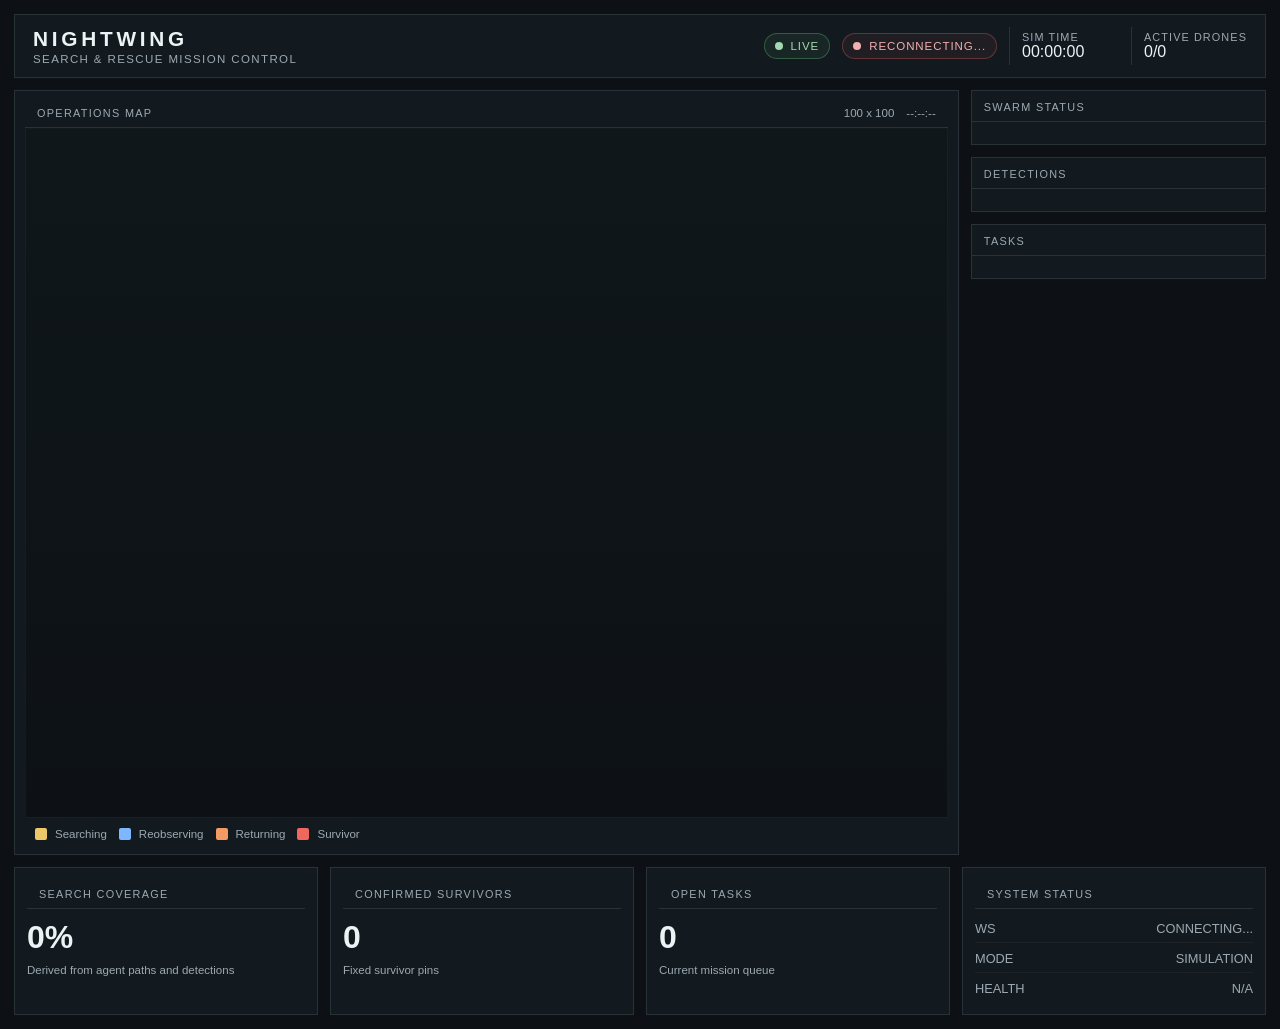
<file: index.html>
<!DOCTYPE html>
<html lang="en">
  <head>
    <meta charset="UTF-8" />
    <meta name="viewport" content="width=device-width, initial-scale=1.0" />
    <title>NightWing Mission Console</title>
    <link rel="stylesheet" href="styles.css" />
  </head>
  <body>
    <div class="app-shell">
      <header class="topbar">
        <div class="brand-block">
          <div class="brand-name">NIGHTWING</div>
          <div class="brand-subtitle">SEARCH &amp; RESCUE MISSION CONTROL</div>
        </div>

        <div class="status-strip">
          <div class="status-pill status-live">
            <span class="dot"></span>
            <span>LIVE</span>
          </div>
          <div id="connectionStatus" class="status-pill status-connecting">
            <span class="dot"></span>
            <span>CONNECTING...</span>
          </div>
          <div class="header-metric">
            <span class="label">SIM TIME</span>
            <span id="simTime">00:00:00</span>
          </div>
          <div class="header-metric">
            <span class="label">ACTIVE DRONES</span>
            <span id="activeDrones">0/0</span>
          </div>
        </div>
      </header>

      <main class="dashboard-layout">
        <section class="map-panel panel">
          <div class="panel-header compact">
            <div>
              <div class="eyebrow">OPERATIONS MAP</div>
            </div>
            <div class="map-meta">
              <span id="mapBounds">100 x 100</span>
              <span id="lastUpdate">--:--:--</span>
            </div>
          </div>

          <canvas id="mapCanvas"></canvas>

          <div class="map-legend">
            <div><span class="legend-swatch drone-searching"></span>Searching</div>
            <div><span class="legend-swatch drone-reobserving"></span>Reobserving</div>
            <div><span class="legend-swatch drone-returning"></span>Returning</div>
            <div><span class="legend-swatch survivor"></span>Survivor</div>
          </div>
        </section>

        <aside class="side-stack">
          <section class="panel">
            <div class="panel-header">
              <div class="eyebrow">SWARM STATUS</div>
            </div>
            <div id="droneList" class="drone-list"></div>
          </section>

          <section class="panel">
            <div class="panel-header">
              <div class="eyebrow">DETECTIONS</div>
            </div>
            <div id="detectionList" class="small-list"></div>
          </section>

          <section class="panel">
            <div class="panel-header">
              <div class="eyebrow">TASKS</div>
            </div>
            <div id="taskList" class="small-list"></div>
          </section>
        </aside>
      </main>

      <section class="bottom-grid">
        <div class="panel stat-panel">
          <div class="panel-header">
            <div class="eyebrow">SEARCH COVERAGE</div>
          </div>
          <div class="stat-value" id="searchCoverage">0%</div>
          <div class="stat-foot">Derived from agent paths and detections</div>
        </div>

        <div class="panel stat-panel">
          <div class="panel-header">
            <div class="eyebrow">CONFIRMED SURVIVORS</div>
          </div>
          <div class="stat-value" id="confirmedSurvivors">0</div>
          <div class="stat-foot">Fixed survivor pins</div>
        </div>

        <div class="panel stat-panel">
          <div class="panel-header">
            <div class="eyebrow">OPEN TASKS</div>
          </div>
          <div class="stat-value" id="openTasks">0</div>
          <div class="stat-foot">Current mission queue</div>
        </div>

        <div class="panel stat-panel">
          <div class="panel-header">
            <div class="eyebrow">SYSTEM STATUS</div>
          </div>
          <div class="status-block">
            <div class="status-line"><span class="label">WS</span><span id="wsStatus">CONNECTING...</span></div>
            <div class="status-line"><span class="label">MODE</span><span>SIMULATION</span></div>
            <div class="status-line"><span class="label">HEALTH</span><span id="healthStatus">N/A</span></div>
          </div>
        </div>
      </section>
    </div>

    <div id="detailPanel" class="detail-panel hidden">
      <div class="detail-header">
        <div id="detailTitle">Drone</div>
        <button id="closeDetail" aria-label="Close detail">×</button>
      </div>
      <div id="detailBody" class="detail-body"></div>
    </div>

    <script src="app.js"></script>
  </body>
</html>
</file>
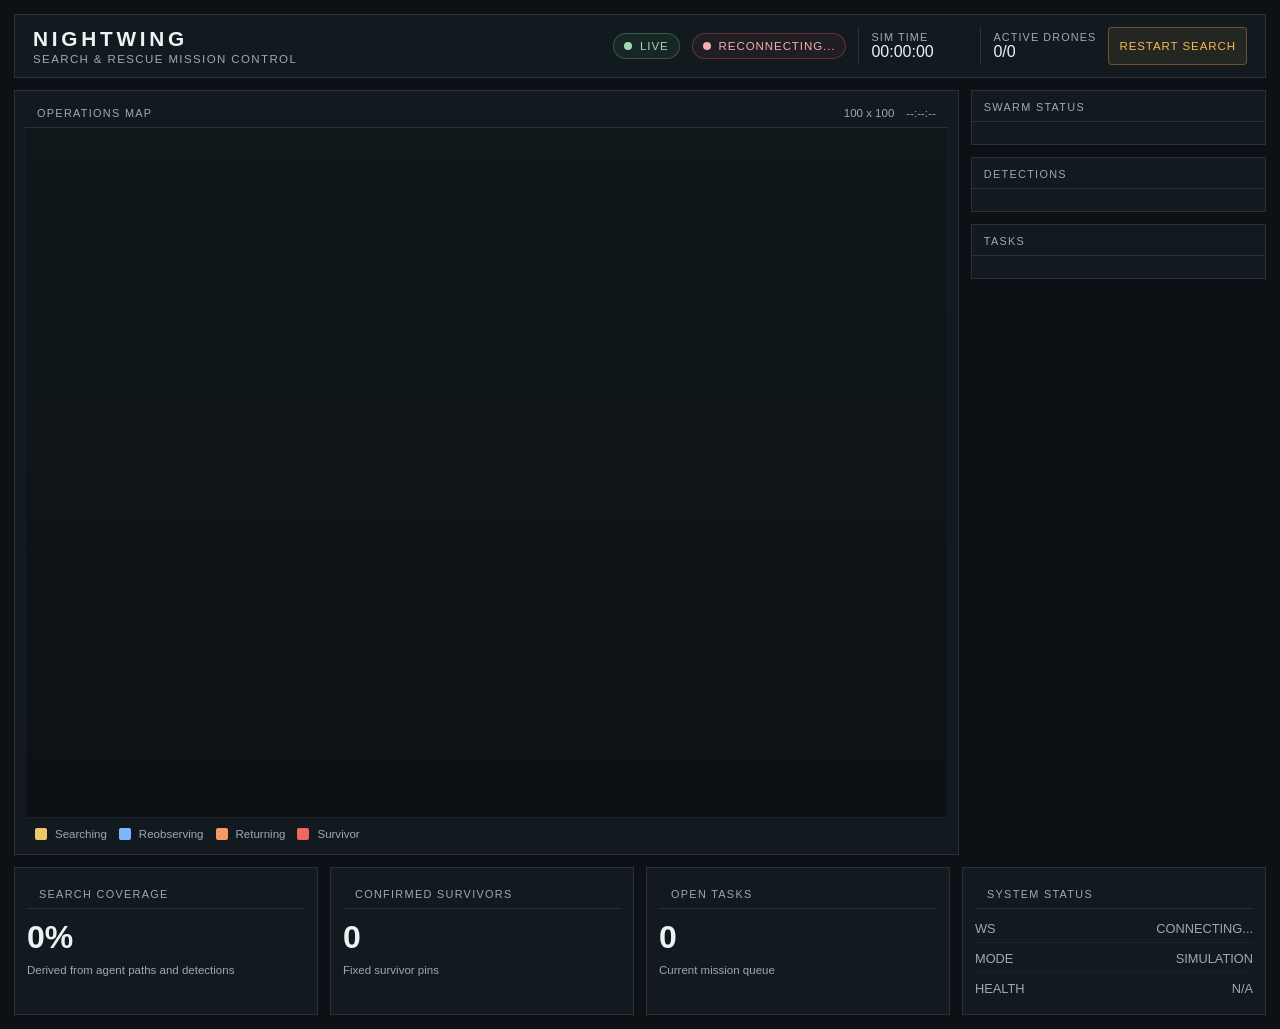
<file: frontend/index.html>
<!DOCTYPE html>
<html lang="en">
  <head>
    <meta charset="UTF-8" />
    <meta name="viewport" content="width=device-width, initial-scale=1.0" />
    <title>NightWing Mission Console</title>
    <link rel="stylesheet" href="styles.css" />
  </head>
  <body>
    <div class="app-shell">
      <header class="topbar">
        <div class="brand-block">
          <div class="brand-name">NIGHTWING</div>
          <div class="brand-subtitle">SEARCH &amp; RESCUE MISSION CONTROL</div>
        </div>

        <div class="status-strip">
          <div class="status-pill status-live">
            <span class="dot"></span>
            <span>LIVE</span>
          </div>
          <div id="connectionStatus" class="status-pill status-connecting">
            <span class="dot"></span>
            <span>CONNECTING...</span>
          </div>
          <div class="header-metric">
            <span class="label">SIM TIME</span>
            <span id="simTime">00:00:00</span>
          </div>
          <div class="header-metric">
            <span class="label">ACTIVE DRONES</span>
            <span id="activeDrones">0/0</span>
          </div>
          <button id="restartSearch" class="restart-button" type="button">RESTART SEARCH</button>
        </div>
      </header>

      <main class="dashboard-layout">
        <section class="map-panel panel">
          <div class="panel-header compact">
            <div>
              <div class="eyebrow">OPERATIONS MAP</div>
            </div>
            <div class="map-meta">
              <span id="mapBounds">100 x 100</span>
              <span id="lastUpdate">--:--:--</span>
            </div>
          </div>

          <canvas id="mapCanvas"></canvas>

          <div class="map-legend">
            <div><span class="legend-swatch drone-searching"></span>Searching</div>
            <div><span class="legend-swatch drone-reobserving"></span>Reobserving</div>
            <div><span class="legend-swatch drone-returning"></span>Returning</div>
            <div><span class="legend-swatch survivor"></span>Survivor</div>
          </div>
        </section>

        <aside class="side-stack">
          <section class="panel">
            <div class="panel-header">
              <div class="eyebrow">SWARM STATUS</div>
            </div>
            <div id="droneList" class="drone-list"></div>
          </section>

          <section class="panel">
            <div class="panel-header">
              <div class="eyebrow">DETECTIONS</div>
            </div>
            <div id="detectionList" class="small-list"></div>
          </section>

          <section class="panel">
            <div class="panel-header">
              <div class="eyebrow">TASKS</div>
            </div>
            <div id="taskList" class="small-list"></div>
          </section>
        </aside>
      </main>

      <section class="bottom-grid">
        <div class="panel stat-panel">
          <div class="panel-header">
            <div class="eyebrow">SEARCH COVERAGE</div>
          </div>
          <div class="stat-value" id="searchCoverage">0%</div>
          <div class="stat-foot">Derived from agent paths and detections</div>
        </div>

        <div class="panel stat-panel">
          <div class="panel-header">
            <div class="eyebrow">CONFIRMED SURVIVORS</div>
          </div>
          <div class="stat-value" id="confirmedSurvivors">0</div>
          <div class="stat-foot">Fixed survivor pins</div>
        </div>

        <div class="panel stat-panel">
          <div class="panel-header">
            <div class="eyebrow">OPEN TASKS</div>
          </div>
          <div class="stat-value" id="openTasks">0</div>
          <div class="stat-foot">Current mission queue</div>
        </div>

        <div class="panel stat-panel">
          <div class="panel-header">
            <div class="eyebrow">SYSTEM STATUS</div>
          </div>
          <div class="status-block">
            <div class="status-line"><span class="label">WS</span><span id="wsStatus">CONNECTING...</span></div>
            <div class="status-line"><span class="label">MODE</span><span id="engineMode">SIMULATION</span></div>
            <div class="status-line"><span class="label">HEALTH</span><span id="healthStatus">N/A</span></div>
          </div>
        </div>
      </section>
    </div>

    <div id="detailPanel" class="detail-panel hidden">
      <div class="detail-header">
        <div id="detailTitle">Drone</div>
        <button id="closeDetail" aria-label="Close detail">×</button>
      </div>
      <div id="detailBody" class="detail-body"></div>
    </div>

    <script src="app.js"></script>
  </body>
</html>
</file>
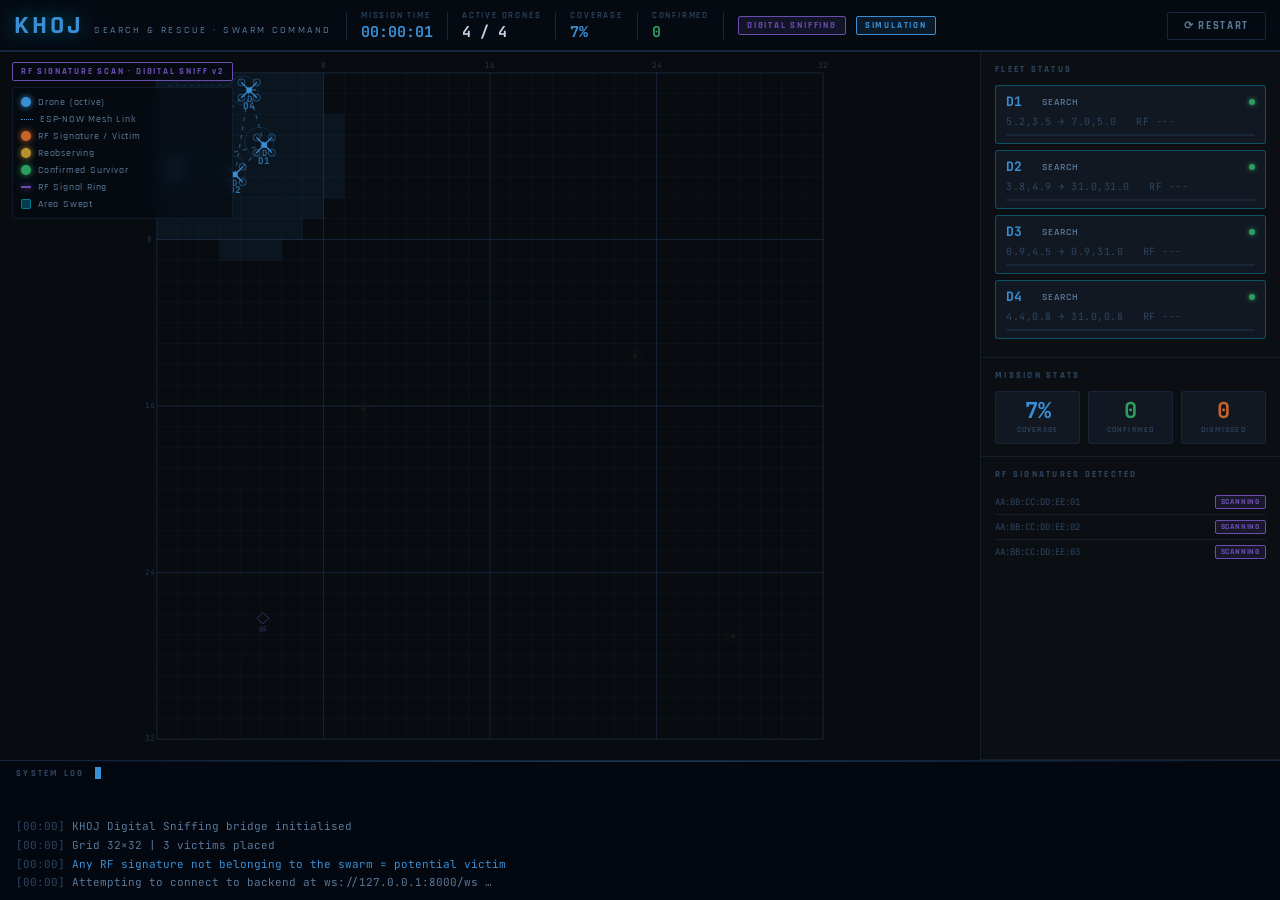
<file: frontend/dashboard_sniff.html>
<!DOCTYPE html>
<html lang="en">
<head>
<meta charset="UTF-8">
<meta name="viewport" content="width=device-width, initial-scale=1.0">
<title>KHOJ Mission Control</title>
<link rel="preconnect" href="https://fonts.googleapis.com">
<link rel="stylesheet" href="https://fonts.googleapis.com/css2?family=Rajdhani:wght@400;500;600;700&family=JetBrains+Mono:wght@300;400;700&display=swap">
<style>
*, *::before, *::after { box-sizing: border-box; margin: 0; padding: 0; }

:root {
  --bg:         #0b0f14;
  --surface:    #111822;
  --surface2:   #16202e;
  --border:     rgba(60, 100, 150, 0.18);
  --border2:    rgba(60, 100, 150, 0.32);
  --cyan:       #3a8fd4;
  --cyan-dim:   rgba(58, 143, 212, 0.12);
  --cyan-glow:  rgba(58, 143, 212, 0.06);
  --orange:     #c86428;
  --orange-dim: rgba(200, 100, 40, 0.14);
  --green:      #2d9e5f;
  --green-dim:  rgba(45, 158, 95, 0.14);
  --purple:     #6b4db0;
  --purple-dim: rgba(107, 77, 176, 0.14);
  --yellow:     #b89030;
  --text-hi:    #c4d4e4;
  --text-mid:   #5a7898;
  --text-lo:    #2e4560;
  --fn: "Rajdhani", "Segoe UI", sans-serif;
  --mono: "JetBrains Mono", "Consolas", monospace;
}

html, body {
  height: 100%;
  background: var(--bg);
  color: var(--text-hi);
  font-family: var(--fn);
  font-size: 14px;
  overflow: hidden;
}

/* ── Layout ──────────────────────────────────────────────────── */
#app {
  display: grid;
  grid-template-rows: 52px 1fr 140px;
  height: 100vh;
  width: 100vw;
}

/* ── Top bar ─────────────────────────────────────────────────── */
.topbar {
  display: flex;
  align-items: center;
  gap: 10px;
  padding: 0 14px;
  border-bottom: 1px solid var(--border2);
  background: rgba(5, 10, 18, 0.9);
  backdrop-filter: blur(12px);
  position: relative;
  z-index: 20;
  overflow: hidden;
  min-width: 0;
}
.topbar::before {
  content: "";
  position: absolute;
  bottom: 0; left: 0; right: 0;
  height: 1px;
  background: var(--border2);
}
.brand {
  display: flex;
  align-items: baseline;
  gap: 10px;
  flex-shrink: 0;
}
.brand-name {
  font-size: 26px;
  font-weight: 700;
  letter-spacing: 0.12em;
  color: var(--cyan);
  text-shadow: 0 0 20px rgba(0,212,255,0.5);
}
.brand-sub {
  font-size: 10px;
  letter-spacing: 0.25em;
  color: var(--text-mid);
  font-weight: 500;
}
.topbar-sep { width: 1px; height: 28px; background: var(--border2); margin: 0 4px; flex-shrink:0; }
.top-metric {
  display: flex;
  flex-direction: column;
  gap: 1px;
  flex-shrink: 0;
}
.top-metric .lbl {
  font-size: 9px;
  letter-spacing: 0.2em;
  color: var(--text-lo);
  font-weight: 600;
}
.top-metric .val {
  font-family: var(--mono);
  font-size: 15px;
  font-weight: 700;
  color: var(--text-hi);
  font-variant-numeric: tabular-nums;
}
.top-metric .val.cyan  { color: var(--cyan); }
.top-metric .val.green { color: var(--green); }
.top-metric .val.orange{ color: var(--orange); }
.badge {
  font-size: 9px;
  font-weight: 700;
  letter-spacing: 0.2em;
  padding: 3px 8px;
  border-radius: 2px;
  border: 1px solid;
  flex-shrink: 0;
}
.badge-hw  { color: var(--green);  border-color: var(--green);  background: var(--green-dim); }
.badge-sim { color: var(--cyan);   border-color: var(--cyan);   background: var(--cyan-dim); }
.badge-rf  { color: var(--purple); border-color: var(--purple); background: var(--purple-dim); }
.pulse-dot {
  width: 7px; height: 7px;
  border-radius: 50%;
  background: var(--green);
  box-shadow: 0 0 6px var(--green);
  animation: pulse 2s ease-in-out infinite;
}
@keyframes pulse { 0%,100%{ opacity:1; transform:scale(1); } 50%{ opacity:0.4; transform:scale(0.7); } }
.spacer { flex: 1; }
#restartBtn {
  font-family: var(--fn);
  font-size: 11px;
  font-weight: 700;
  letter-spacing: 0.15em;
  padding: 6px 16px;
  background: transparent;
  color: var(--text-mid);
  border: 1px solid var(--border2);
  border-radius: 2px;
  cursor: pointer;
  transition: color .2s, border-color .2s;
}
#restartBtn:hover { color: var(--cyan); border-color: var(--cyan); }

/* ── Main area ───────────────────────────────────────────────── */
.main {
  display: grid;
  grid-template-columns: 1fr 300px;
  overflow: hidden;
}

/* ── Map ─────────────────────────────────────────────────────── */
.map-wrap {
  position: relative;
  overflow: hidden;
  background: #020710;
}
#mapCanvas {
  position: absolute;
  inset: 0;
  width: 100%;
  height: 100%;
}
.map-labels {
  position: absolute;
  top: 10px; left: 12px;
  display: flex; flex-direction: column; gap: 6px;
  pointer-events: none;
}
.map-mode-badge {
  font-size: 9px;
  font-weight: 700;
  letter-spacing: 0.2em;
  padding: 3px 8px;
  background: rgba(5,10,18,0.85);
  border: 1px solid var(--purple);
  color: var(--purple);
  border-radius: 2px;
}
.legend {
  display: flex;
  flex-direction: column;
  gap: 5px;
  padding: 8px;
  background: rgba(5,10,18,0.7);
  border: 1px solid var(--border);
  border-radius: 3px;
  backdrop-filter: blur(8px);
}
.legend-row {
  display: flex; align-items: center; gap: 7px;
  font-size: 10px; font-weight: 500; letter-spacing: 0.08em;
  color: var(--text-mid);
}
.swatch {
  width: 10px; height: 10px; border-radius: 50%; flex-shrink: 0;
}
.sw-drone    { background: var(--cyan);   box-shadow: 0 0 6px var(--cyan); }
.sw-victim   { background: var(--orange); box-shadow: 0 0 6px var(--orange); }
.sw-confirm  { background: var(--green);  box-shadow: 0 0 6px var(--green); }
.sw-rf       { background: var(--purple); box-shadow: 0 0 6px var(--purple); border-radius: 0; width: 10px; height: 2px; margin: 4px 0; }
.sw-coverage { background: rgba(0,212,255,0.25); border: 1px solid rgba(0,212,255,0.4); border-radius: 2px; }
.sw-mesh     { background: transparent; border-top: 1.5px dotted var(--cyan); width: 12px; height: 0; border-radius: 0; margin: 5px 0; }
.sw-reobs    { background: var(--yellow, #b89030); box-shadow: 0 0 6px var(--yellow, #b89030); }

/* ── Sidebar ─────────────────────────────────────────────────── */
.sidebar {
  display: flex;
  flex-direction: column;
  gap: 0;
  border-left: 1px solid var(--border);
  overflow: hidden;
}
.panel {
  border-bottom: 1px solid var(--border);
  padding: 12px 14px;
  flex-shrink: 0;
}
.panel-fill {
  flex: 1;
  overflow: hidden;
  display: flex;
  flex-direction: column;
}
.panel-hdr {
  font-size: 9px;
  font-weight: 700;
  letter-spacing: 0.25em;
  color: var(--text-lo);
  margin-bottom: 10px;
}
/* Drone cards */
.drone-card {
  padding: 7px 10px;
  border: 1px solid var(--border);
  border-radius: 3px;
  margin-bottom: 6px;
  background: var(--surface);
  position: relative;
  overflow: hidden;
  transition: border-color .3s;
}
.drone-card.alive  { border-color: rgba(0,212,255,0.3); }
.drone-card.dead   { border-color: rgba(255,112,64,0.2); opacity: 0.5; }
.drone-card.boot   { border-color: rgba(255,208,64,0.3); }
.drone-card-top {
  display: flex; align-items: center; gap: 8px; margin-bottom: 5px;
}
.drone-id {
  font-family: var(--mono);
  font-size: 13px; font-weight: 700;
  color: var(--cyan);
  min-width: 28px;
}
.drone-state {
  font-size: 10px; font-weight: 600; letter-spacing: 0.1em;
  color: var(--text-mid); flex: 1;
}
.drone-status-dot {
  width: 6px; height: 6px; border-radius: 50%;
  background: var(--text-lo); flex-shrink: 0;
}
.drone-status-dot.alive { background: var(--green); box-shadow: 0 0 5px var(--green); animation: pulse 2s infinite; }
.drone-status-dot.boot  { background: var(--yellow); box-shadow: 0 0 5px var(--yellow); animation: pulse 1s infinite; }
.drone-card-pos {
  font-family: var(--mono);
  font-size: 10px; color: var(--text-lo);
  letter-spacing: 0.05em;
}
.rssi-bar-wrap {
  height: 2px; background: var(--border); border-radius: 1px;
  margin-top: 6px; overflow: hidden;
}
.rssi-bar {
  height: 100%; background: var(--cyan); border-radius: 1px;
  transition: width .5s, background .3s;
}
/* Stats panel */
.stat-grid {
  display: grid;
  grid-template-columns: 1fr 1fr 1fr;
  gap: 8px;
}
.stat-box {
  background: var(--surface);
  border: 1px solid var(--border);
  border-radius: 3px;
  padding: 8px 6px;
  text-align: center;
}
.stat-num {
  font-family: var(--mono);
  font-size: 22px; font-weight: 700;
  line-height: 1;
  margin-bottom: 3px;
  font-variant-numeric: tabular-nums;
}
.stat-lbl {
  font-size: 8px; font-weight: 600;
  letter-spacing: 0.15em; color: var(--text-lo);
}
.stat-num.cyan   { color: var(--cyan); }
.stat-num.green  { color: var(--green); }
.stat-num.orange { color: var(--orange); }

/* RF sources panel */
.rf-item {
  display: flex; align-items: center; gap: 8px;
  padding: 5px 0;
  border-bottom: 1px solid var(--border);
  font-size: 11px;
}
.rf-item:last-child { border-bottom: none; }
.rf-mac {
  font-family: var(--mono);
  font-size: 9px; color: var(--text-lo);
  flex: 1;
}
.rf-rssi {
  font-family: var(--mono);
  font-size: 11px; font-weight: 700;
  color: var(--purple);
}
.rf-kind {
  font-size: 8px; font-weight: 700; letter-spacing: 0.1em;
  padding: 1px 5px; border-radius: 2px;
}
.rf-kind.victim  { background: var(--orange-dim); color: var(--orange); border: 1px solid var(--orange); }
.rf-kind.decoy   { background: var(--cyan-dim);   color: var(--cyan);   border: 1px solid var(--cyan); }
.rf-kind.unknown { background: var(--purple-dim); color: var(--purple); border: 1px solid var(--purple); }

/* ── Event log ───────────────────────────────────────────────── */
.event-log {
  border-top: 1px solid var(--border2);
  background: rgba(2, 7, 16, 0.95);
  display: flex;
  flex-direction: column;
  overflow: hidden;
  position: relative;
}
.event-log::before {
  content: "";
  position: absolute;
  top: 0; left: 0; right: 0;
  height: 1px;
  background: linear-gradient(90deg, transparent, var(--cyan), transparent);
  opacity: 0.4;
}
.log-hdr {
  padding: 6px 16px 4px;
  font-size: 9px;
  font-weight: 700;
  letter-spacing: 0.25em;
  color: var(--text-lo);
  display: flex; align-items: center; gap: 10px;
  flex-shrink: 0;
}
.log-cursor {
  width: 6px; height: 12px;
  background: var(--cyan);
  animation: blink 1s step-end infinite;
  flex-shrink: 0;
}
@keyframes blink { 0%,100%{opacity:1} 50%{opacity:0} }
#eventLog {
  flex: 1;
  overflow-y: auto;
  padding: 0 16px 8px;
  display: flex;
  flex-direction: column-reverse;
  scrollbar-width: thin;
  scrollbar-color: var(--border2) transparent;
}
.log-line {
  font-family: var(--mono);
  font-size: 11px;
  line-height: 1.7;
  color: var(--text-lo);
  white-space: nowrap;
  overflow: hidden;
  text-overflow: ellipsis;
  animation: logfade .3s ease;
}
@keyframes logfade { from { opacity: 0; transform: translateX(-8px); } to { opacity: 1; } }
.log-line .ts { color: var(--text-lo); }
.log-line.ev-confirm { color: var(--green); }
.log-line.ev-dismiss { color: var(--orange); }
.log-line.ev-detect  { color: var(--cyan); }
.log-line.ev-rf      { color: var(--purple); }
.log-line.ev-sys     { color: var(--text-mid); }
.log-line.ev-warn    { color: var(--yellow); }

/* Scanline overlay on map */
.scanline {
  position: absolute; inset: 0;
  pointer-events: none;
  background: repeating-linear-gradient(
    to bottom,
    transparent 0px,
    transparent 3px,
    rgba(0,0,0,0.15) 3px,
    rgba(0,0,0,0.15) 4px
  );
  z-index: 1;
}

/* Mission complete overlay */
#missionBanner {
  display: none;
  position: absolute;
  top: 50%; left: 50%;
  transform: translate(-50%, -50%);
  text-align: center;
  z-index: 10;
  pointer-events: none;
}
#missionBanner.show { display: block; animation: bannerIn .6s cubic-bezier(.16,1,.3,1); }
@keyframes bannerIn { from{ opacity:0; transform:translate(-50%,-50%) scale(0.85); } to{ opacity:1; transform:translate(-50%,-50%) scale(1); } }
.mission-complete-text {
  font-size: 48px; font-weight: 700;
  letter-spacing: 0.15em;
  color: var(--green);
  text-shadow: 0 0 40px var(--green), 0 0 80px rgba(45,255,170,0.3);
}
.mission-complete-sub {
  font-size: 13px; letter-spacing: 0.3em;
  color: var(--text-mid);
  margin-top: 6px;
}

/* Tooltip */
#tooltip {
  position: fixed;
  background: rgba(10,22,38,0.95);
  border: 1px solid var(--cyan);
  border-radius: 3px;
  padding: 8px 12px;
  font-family: var(--mono);
  font-size: 11px;
  color: var(--text-hi);
  pointer-events: none;
  display: none;
  z-index: 100;
  backdrop-filter: blur(8px);
}
</style>
</head>
<body>
<div id="app">
  <!-- TOP BAR -->
  <header class="topbar">
    <div class="brand">
      <div class="brand-name">KHOJ</div>
      <div class="brand-sub">SEARCH &amp; RESCUE · SWARM COMMAND</div>
    </div>
    <div class="topbar-sep"></div>
    <div class="top-metric">
      <div class="lbl">MISSION TIME</div>
      <div class="val cyan" id="timer">00:00:00</div>
    </div>
    <div class="topbar-sep"></div>
    <div class="top-metric">
      <div class="lbl">ACTIVE DRONES</div>
      <div class="val" id="topDrones">0 / 0</div>
    </div>
    <div class="topbar-sep"></div>
    <div class="top-metric">
      <div class="lbl">COVERAGE</div>
      <div class="val cyan" id="topCoverage">0%</div>
    </div>
    <div class="topbar-sep"></div>
    <div class="top-metric">
      <div class="lbl">CONFIRMED</div>
      <div class="val green" id="topConfirmed">0</div>
    </div>
    <div class="topbar-sep"></div>
    <span class="badge badge-rf" id="detectorBadge">DIGITAL SNIFFING</span>
    <span class="badge badge-sim" id="modeBadge" style="display:none">SIMULATION</span>
    <span class="badge badge-hw"  id="hwBadge" style="display:none">HARDWARE</span>
    <div class="pulse-dot" id="liveDot" style="display:none"></div>
    <div class="spacer"></div>
    <button id="restartBtn">⟳ RESTART</button>
  </header>

  <!-- MAIN -->
  <div class="main">
    <!-- MAP -->
    <div class="map-wrap">
      <canvas id="mapCanvas"></canvas>
      <div class="map-labels">
        <div class="map-mode-badge" id="mapModeBadge">RF SIGNATURE SCAN · DIGITAL SNIFF v2</div>
        <div class="legend">
          <div class="legend-row"><div class="swatch sw-drone"></div>Drone (active)</div>
          <div class="legend-row"><div class="swatch sw-mesh"></div>ESP-NOW Mesh Link</div>
          <div class="legend-row"><div class="swatch sw-victim"></div>RF Signature / Victim</div>
          <div class="legend-row"><div class="swatch sw-reobs"></div>Reobserving</div>
          <div class="legend-row"><div class="swatch sw-confirm"></div>Confirmed Survivor</div>
          <div class="legend-row"><div class="swatch sw-rf"></div>RF Signal Ring</div>
          <div class="legend-row"><div class="swatch sw-coverage"></div>Area Swept</div>
        </div>
      </div>
      <div id="missionBanner">
        <div class="mission-complete-text">ALL SURVIVORS FOUND</div>
        <div class="mission-complete-sub">SWARM RETURNING TO BASE</div>
      </div>
    </div>

    <!-- SIDEBAR -->
    <aside class="sidebar">
      <!-- Drone fleet -->
      <div class="panel">
        <div class="panel-hdr">FLEET STATUS</div>
        <div id="droneList"></div>
      </div>

      <!-- Stats -->
      <div class="panel">
        <div class="panel-hdr">MISSION STATS</div>
        <div class="stat-grid">
          <div class="stat-box">
            <div class="stat-num cyan" id="statCoverage">0%</div>
            <div class="stat-lbl">COVERAGE</div>
          </div>
          <div class="stat-box">
            <div class="stat-num green" id="statConfirmed">0</div>
            <div class="stat-lbl">CONFIRMED</div>
          </div>
          <div class="stat-box">
            <div class="stat-num orange" id="statDismissed">0</div>
            <div class="stat-lbl">DISMISSED</div>
          </div>
        </div>
      </div>

      <!-- RF sources -->
      <div class="panel panel-fill">
        <div class="panel-hdr">RF SIGNATURES DETECTED</div>
        <div id="rfList" style="overflow-y:auto;flex:1"></div>
      </div>
    </aside>
  </div>

  <!-- EVENT LOG -->
  <div class="event-log">
    <div class="log-hdr">
      SYSTEM LOG
      <div class="log-cursor"></div>
    </div>
    <div id="eventLog"></div>
  </div>
</div>
<div id="tooltip"></div>

<script>
'use strict';
/* ─── constants ─────────────────────────────────────────────────────────── */
const GRID        = 32;
const BASE        = [2, 2];
const SENSOR_R    = 3.5;
const RSSI_REF    = -35.0;
const RSSI_GATE   = -80.0;
const RSSI_NEAR   = -55.0;
const PATH_LOSS   = 2.2;
const RF_RANGE    = 14.0;
const RF_SOLVE_D  = 1.6;
const RF_SOLVE_T  = 1.5;
const ALIVE_S     = 3.0;
const CONF_CONFIRM= 0.80;
const CONF_DISMISS= 0.22;
const EXCL_R      = SENSOR_R * 1.5;
const SPEED       = 1.8;         // cells / second for sim
const MESH_RANGE  = 45;          // ESP-NOW open-field range (cells) — bigger than the grid diagonal, so the mesh is normally fully connected

/* ─── design tokens ──────────────────────────────────────────────────────── */
const C = {
  bg:       '#080c11',
  grid:     '#111a28',
  gridMaj:  '#1a2a40',
  cyan:     '#3a8fd4',
  cyanDim:  'rgba(58,143,212,0.10)',
  orange:   '#c86428',
  orangeDim:'rgba(200,100,40,0.12)',
  green:    '#2d9e5f',
  greenDim: 'rgba(45,158,95,0.12)',
  purple:   '#6b4db0',
  purpleDim:'rgba(107,77,176,0.10)',
  yellow:   '#b89030',
  textHi:   '#c4d4e4',
  textMid:  '#5a7898',
  textLo:   '#2e4560',
};

/* ─── utilities ─────────────────────────────────────────────────────────── */
function dist(ax, ay, bx, by) {
  return Math.hypot(ax - bx, ay - by);
}
function rssiAt(dx, dy, px, py) {
  const d = Math.max(0.3, dist(dx, dy, px, py));
  return Math.round(Math.max(-100, Math.min(-20, RSSI_REF - 10 * PATH_LOSS * Math.log10(d))));
}
function rssiToConf(rssi) {
  return Math.max(0.02, Math.min(0.98, (rssi - RSSI_GATE) / (RSSI_REF - RSSI_GATE)));
}
function logit(p)   { return Math.log(p / (1 - p)); }
function sigmoid(x) { return 1 / (1 + Math.exp(-x)); }

/* ─── Simulation engine ─────────────────────────────────────────────────── */
class Sim {
  constructor() {
    this.rng = this._rng(7);
    this.reset();
  }
  _rng(seed) {
    let s = seed;
    return () => { s ^= s << 13; s ^= s >> 17; s ^= s << 5; return (s >>> 0) / 0x100000000; };
  }
  reset() {
    this.rng = this._rng(Math.floor(Math.random() * 9999));
    const rng = this.rng;
    this.tick = 0;
    this.t    = 0;
    this.started = Date.now();

    // random victim positions (away from base)
    this.victims = [];
    const placed = [];
    const N_VICTIMS = 3;
    for (let i = 0; i < N_VICTIMS; i++) {
      let x, y, tries = 0;
      do {
        x = 4 + rng() * (GRID - 8);
        y = 4 + rng() * (GRID - 8);
        tries++;
      } while (
        tries < 200 &&
        (dist(x,y,BASE[0],BASE[1]) < 9 || placed.some(p=>dist(x,y,p[0],p[1])<7))
      );
      placed.push([x,y]);
      const mac = `AA:BB:CC:DD:EE:0${i + 1}`;
      this.victims.push({ x, y, mac, kind: 'victim', logOdds: {}, task: null });
    }

    // hidden phone (for RF localization)
    let px, py, tries = 0;
    do {
      px = 4 + rng() * (GRID - 8);
      py = 4 + rng() * (GRID - 8);
      tries++;
    } while (tries < 200 && (dist(px,py,BASE[0],BASE[1]) < 12 || placed.some(p=>dist(px,py,p[0],p[1])<8)));
    this.phone    = [px, py];
    this.phoneLive= true;

    // drones
    const N = 4;
    this.drones = Array.from({length: N}, (_, i) => {
      const ang = 2 * Math.PI * i / N;
      return {
        id: i + 1,
        x:  BASE[0] + 0.6 * Math.cos(ang),
        y:  BASE[1] + 0.6 * Math.sin(ang),
        heading: ang,
        goal: [BASE[0], BASE[1]],
        state: 0,
        alive: true,
        rssi: -128,
        logRssi: -128,
        trail: [],
        rfNearSince: null,
        rfSolved: false,
        reobsVictim: null,
      };
    });
    this.swarmMACs = new Set(this.drones.map(d=>`FF:FF:FF:FF:FF:0${d.id}`));
    this.coverage  = Array.from({length:GRID}, ()=>new Float32Array(GRID));
    this.confirmed = [];
    this.dismissed = [];
    this.rfRings   = [];
    this.detFlashes= [];
    this.events    = [];
    this.rfFinal   = null;
    this.missionDone = false;
    this._goals    = {};   // drone id → [gx, gy]
    this._claimed  = [];   // claimed frontier cells
    this._rebuildFrontier();
  }

  _rebuildFrontier() {
    const unexplored = [];
    for (let gy = 0; gy < GRID; gy++) {
      for (let gx = 0; gx < GRID; gx++) {
        if (this.coverage[gy][gx] < 0.5) unexplored.push([gx, gy]);
      }
    }
    this._unexplored = unexplored;
  }

  _pickFrontier(drone) {
    const others = this.drones.filter(d => d.id !== drone.id && d.alive);
    const avail  = this._unexplored.filter(([gx, gy]) => {
      if (this._claimed.some(c=>dist(gx,gy,c[0],c[1]) < 2)) return false;
      if (others.some(o => dist(gx, gy, o.x, o.y) < EXCL_R)) return false;
      if (others.some(o => o.goal && dist(gx,gy,o.goal[0],o.goal[1]) < EXCL_R)) return false;
      return true;
    });
    if (!avail.length) {
      // relax exclusion
      const any = this._unexplored.filter(([gx,gy]) => !this._claimed.some(c=>dist(gx,gy,c[0],c[1])<2));
      if (!any.length) return null;
      // pick maximally spread from existing goals
      const claimed = this._claimed;
      if (!claimed.length) {
        const cl = any.reduce((a,b) => dist(b[0],b[1],drone.x,drone.y) < dist(a[0],a[1],drone.x,drone.y) ? b : a);
        return cl;
      }
      return any.reduce((best, p) => {
        const sd = Math.min(...claimed.map(c=>dist(p[0],p[1],c[0],c[1])));
        const bd = Math.min(...claimed.map(c=>dist(best[0],best[1],c[0],c[1])));
        return sd > bd ? p : best;
      });
    }
    const claimed = this._claimed;
    if (!claimed.length) {
      return avail.reduce((a,b) => dist(b[0],b[1],drone.x,drone.y) < dist(a[0],a[1],drone.x,drone.y) ? b : a);
    }
    return avail.reduce((best, p) => {
      const sd = Math.min(...claimed.map(c=>dist(p[0],p[1],c[0],c[1])));
      const bd = Math.min(...claimed.map(c=>dist(best[0],best[1],c[0],c[1])));
      return sd > bd ? p : best;
    });
  }

  _markCoverage(x, y) {
    const r = SENSOR_R;
    for (let gy = Math.max(0, Math.floor(y-r)); gy <= Math.min(GRID-1, Math.ceil(y+r)); gy++) {
      for (let gx = Math.max(0, Math.floor(x-r)); gx <= Math.min(GRID-1, Math.ceil(x+r)); gx++) {
        if (dist(gx, gy, x, y) <= r) this.coverage[gy][gx] = 1.0;
      }
    }
  }

  _log(msg, type='sys') {
    const sec = Math.floor((Date.now() - this.started) / 1000);
    const mm  = String(Math.floor(sec/60)).padStart(2,'0');
    const ss  = String(sec % 60).padStart(2,'0');
    this.events.unshift({ ts: `${mm}:${ss}`, msg, type });
    if (this.events.length > 80) this.events.pop();
    addLog(`${mm}:${ss}`, msg, type);
  }

  step(dt) {
    if (this.missionDone) {
      this.drones.forEach(d=>{
        d.state = 0;
        const dx = BASE[0]-d.x, dy = BASE[1]-d.y;
        const dist_ = Math.hypot(dx,dy);
        if (dist_ > 0.1) {
          const step = Math.min(SPEED*dt, dist_);
          d.x += step*dx/dist_; d.y += step*dy/dist_;
          d.heading = Math.atan2(dy,dx);
        }
        d.trail.push([d.x, d.y]);
        if (d.trail.length > 35) d.trail.shift();
      });
      return;
    }

    this.t += dt;
    this.tick++;

    // occasionally rebuild frontier (~every 50 ticks)
    if (this.tick % 50 === 0) this._rebuildFrontier();
    if (this.tick % 50 === 0) this._claimed = [];

    // assign new frontiers to searching drones
    for (const d of this.drones) {
      if (!d.alive || d.state !== 0) continue;
      const cur = d.goal;
      if (!cur || dist(d.x,d.y,cur[0],cur[1]) < 1.2) {
        const f = this._pickFrontier(d);
        if (f) { d.goal = f; this._claimed.push(f); }
        else    { d.goal = [BASE[0]+this.rng()*8+4, BASE[1]+this.rng()*8+4]; }
      }
    }

    const now = Date.now();

    for (const d of this.drones) {
      if (!d.alive) continue;

      // move
      const [tx, ty] = d.goal || BASE;
      const dx = tx-d.x, dy = ty-d.y;
      const dist_ = Math.hypot(dx,dy);
      if (dist_ > 0.05) {
        const step = Math.min(SPEED*dt, dist_);
        d.x += step*dx/dist_; d.y += step*dy/dist_;
        d.heading = Math.atan2(dy,dx);
      }
      d.x = Math.max(0, Math.min(GRID-0.01, d.x));
      d.y = Math.max(0, Math.min(GRID-0.01, d.y));

      // trail
      d.trail.push([d.x, d.y]);
      if (d.trail.length > 40) d.trail.shift();

      // coverage
      this._markCoverage(d.x, d.y);

      // ── DIGITAL SNIFFING: dynamic RSSI per drone per tick ──
      let bestRssi = RSSI_GATE, bestVic = null;
      for (const v of this.victims) {
        const rssi = rssiAt(d.x, d.y, v.x, v.y);
        if (rssi > bestRssi) { bestRssi = rssi; bestVic = v; }
      }
      d.rssi = rssi_at_phone(d, this.phone, this.phoneLive);

      if (bestVic) {
        const conf = rssiToConf(bestRssi);
        const lo   = logit(conf);
        if (!bestVic.logOdds[d.id]) bestVic.logOdds[d.id] = 0;
        // Each drone's per-victim contribution is CAPPED — mirrors the firmware
        // bearing-diversity rule: a single drone loitering can't talk itself
        // into a confirm, so a second drone (reobserve) is genuinely required.
        // Cap = logit(0.72) ≈ 0.94, so one drone maxes out at belief 0.72;
        // the CONFIRM gate (0.80) needs at least two drones contributing.
        const CAP_PER_DRONE = 0.94;
        // Symmetric clamp: one drone can neither confirm alone (+cap) nor
        // veto everyone else's evidence (-cap). Two independent looks are
        // always required to cross a decision boundary.
        const nextLo = bestVic.logOdds[d.id] + lo * dt * 0.6;
        bestVic.logOdds[d.id] = Math.max(-CAP_PER_DRONE, Math.min(CAP_PER_DRONE, nextLo));

        const contribs = Object.values(bestVic.logOdds);
        const totalLo  = contribs.reduce((a,b)=>a+b,0);
        const nDrones  = contribs.filter(v => v > 0.1).length;
        const belief   = sigmoid(totalLo);

        if (bestRssi > RSSI_GATE + 15) {
          if (!bestVic._lastRing || (now - bestVic._lastRing) > 700) {
            bestVic._lastRing = now;
            this.rfRings.push({ x: bestVic.x, y: bestVic.y,
                                r: 0, maxR: 1.8, alpha: 0.55, color: C.purple, speed: 5 });
          }
          if (!d._lastFlash || (now - d._lastFlash) > 400) {
            d._lastFlash = now;
            this.detFlashes.push({ x: d.x, y: d.y, age: 0 });
          }
        }

        // Confirm requires belief AND at least two independent observers.
        if (belief >= CONF_CONFIRM && nDrones >= 2
            && !this.confirmed.some(c=>dist(c.x,c.y,bestVic.x,bestVic.y)<3)) {
          this.confirmed.push({ x: bestVic.x, y: bestVic.y, kind: bestVic.kind, t: now });
          if (bestVic.kind === 'victim') {
            this._log(`CONFIRMED survivor at (${bestVic.x.toFixed(1)},${bestVic.y.toFixed(1)}) — ${nDrones} independent observers`, 'confirm');
            this.rfRings.push({ x: bestVic.x, y: bestVic.y, r: 0, maxR: 4, alpha: 1, color: C.green, speed: 2.5 });
          } else {
            this._log(`DISMISSED false positive (decoy) at (${bestVic.x.toFixed(1)},${bestVic.y.toFixed(1)})`, 'dismiss');
            this.dismissed.push({ x: bestVic.x, y: bestVic.y });
          }
        }
      }

      // RF phone localization
      if (this.phoneLive && !d.rfSolved) {
        const dph = dist(d.x, d.y, this.phone[0], this.phone[1]);
        d.logRssi = dph < RF_RANGE ? rssiAt(d.x,d.y,this.phone[0],this.phone[1]) : -128;
        if (dph < RF_SOLVE_D) {
          if (!d.rfNearSince) d.rfNearSince = now;
          if (now - d.rfNearSince > RF_SOLVE_T * 1000) {
            d.rfSolved = true;
            this.phoneLive = false;
            this.rfFinal   = [...this.phone];
            this._log(`RF source localized at (${this.phone[0].toFixed(1)},${this.phone[1].toFixed(1)})`, 'rf');
            this.rfRings.push({ x: this.phone[0], y: this.phone[1], r: 0, maxR: 5, alpha: 0.9, color: C.purple, speed: 3 });
          }
        } else {
          d.rfNearSince = null;
        }
      }
    }

    // ── NO-OVERLAP: soft separation force between drones ──────────────────
    // Frontiers are already spread by EXCL_R, but two drones can still cross
    // in transit. Only kicks in when they're actually about to collide
    // (< SEP_R cells); gain kept low so it nudges but never overpowers the
    // forward motion toward their own goals.
    const SEP_R = 3.0;   // separation trigger radius
    for (let i = 0; i < this.drones.length; i++) {
      for (let j = i + 1; j < this.drones.length; j++) {
        const a = this.drones[i], b = this.drones[j];
        if (!a.alive || !b.alive) continue;
        if (a.state === 1 || b.state === 1) continue;   // let a reobserver approach
        const dx = a.x - b.x, dy = a.y - b.y;
        const d  = Math.hypot(dx, dy);
        if (d >= SEP_R) continue;
        const strength = (d < 0.05) ? 1 : (SEP_R - d) / SEP_R;
        const push = strength * SPEED * dt * 0.35;
        const ux   = d < 0.05 ? (Math.random() - 0.5) : dx / d;
        const uy   = d < 0.05 ? (Math.random() - 0.5) : dy / d;
        a.x = Math.max(0, Math.min(GRID - 0.01, a.x + ux * push));
        a.y = Math.max(0, Math.min(GRID - 0.01, a.y + uy * push));
        b.x = Math.max(0, Math.min(GRID - 0.01, b.x - ux * push));
        b.y = Math.max(0, Math.min(GRID - 0.01, b.y - uy * push));
      }
    }

    // ── REOBSERVATION: nearest free drone converges on an uncertain sighting ──
    // Mirrors the firmware auction (bidFor/runAuction in main.cpp): a single
    // RF look sets confidence between the LO/HI gates, so the board that saw
    // it announces a task; every other idle board prices it (closer + more
    // diverse bearing = higher bid) and the winner diverts to take a second,
    // independent look. Confirmation needs two looks from different angles —
    // one drone alone loitering can't talk itself into a false confirm.
    for (const v of this.victims) {
      const totalLo  = Object.values(v.logOdds).reduce((a,b)=>a+b,0);
      const nLooks   = Object.keys(v.logOdds).length;
      const belief   = nLooks ? sigmoid(totalLo) : 0;
      const resolved = this.confirmed.some(c=>dist(c.x,c.y,v.x,v.y)<3) ||
                       this.dismissed.some(c=>dist(c.x,c.y,v.x,v.y)<3);

      if (resolved) { v.task = null; continue; }

      // Once ANY drone hears the victim strongly enough (belief > 0.30) the
      // owner announces a REOBSERVE task — regardless of whether it has more
      // to contribute itself, because it now needs a second drone's angle to
      // pass the CONFIRM gate.
      const uncertain = belief > 0.30 && nLooks < 2;

      if (uncertain && !v.task) {
        const ownerId = Number(Object.keys(v.logOdds)[0]);
        v.task = { ownerId, assignedId: null };
        this._log(`SIGHTING ${(belief*100).toFixed(0)}% at (${v.x.toFixed(1)},${v.y.toFixed(1)}) — REOBSERVE task announced`, 'sys');
      }

      if (v.task && v.task.assignedId == null) {
        const free = this.drones.filter(d => d.alive && d.state === 0 && d.id !== v.task.ownerId);
        if (free.length) {
          const nearest = free.reduce((a,b) => dist(b.x,b.y,v.x,v.y) < dist(a.x,a.y,v.x,v.y) ? b : a);
          nearest.state       = 1;
          nearest.goal        = [v.x, v.y];
          nearest.reobsVictim = v;
          v.task.assignedId   = nearest.id;
          this._log(`D${nearest.id} nearest free drone — diverting to reobserve (${v.x.toFixed(1)},${v.y.toFixed(1)})`, 'rf');
        }
      }

      if (!uncertain && v.task) v.task = null;   // resolved next tick, or the signal faded
    }

    // release any drone whose reobserve task is no longer live
    for (const d of this.drones) {
      if (d.state !== 1) continue;
      const v = d.reobsVictim;
      const stillActive = v && v.task && v.task.assignedId === d.id;
      if (!stillActive) {
        d.state       = 0;
        d.goal        = null;
        d.reobsVictim = null;
      }
    }

    // age RF rings
    this.rfRings = this.rfRings.filter(r => r.alpha > 0.02);
    for (const r of this.rfRings) {
      r.r     += r.speed * dt;
      r.alpha -= dt * 0.45;
      if (r.r >= r.maxR) r.alpha = 0;
    }

    // age detection flashes
    this.detFlashes = this.detFlashes.filter(f => f.age < 1);
    for (const f of this.detFlashes) f.age += dt * 2;

    // Mission complete = 100% area coverage achieved.
    // We don't know the survivor count upfront — the grid reports what it found.
    const pct = parseInt(this.coveragePct());
    if (pct >= 100 && !this.missionDone) {
      this.missionDone = true;
      const nFound = this.confirmed.filter(c=>c.kind==='victim').length;
      this._log(`SEARCH COMPLETE — ${nFound} survivor(s) located across full grid`, 'confirm');
      const banner = document.getElementById('missionBanner');
      banner.querySelector('.mission-complete-text').textContent = `${nFound} SURVIVOR${nFound!==1?'S':''} LOCATED`;
      banner.querySelector('.mission-complete-sub').textContent  = 'FULL GRID COVERAGE · SWARM RETURNING TO BASE';
      banner.classList.add('show');
    }
  }

  coveragePct() {
    let n = 0;
    for (let gy = 0; gy < GRID; gy++)
      for (let gx = 0; gx < GRID; gx++)
        if (this.coverage[gy][gx] > 0) n++;
    return (n / (GRID * GRID) * 100).toFixed(0);
  }
}

function rssi_at_phone(d, phone, live) {
  if (!live || !phone) return -128;
  const dd = dist(d.x, d.y, phone[0], phone[1]);
  if (dd > RF_RANGE) return -128;
  return Math.max(-100, Math.min(-20, Math.round(RSSI_REF - 10 * PATH_LOSS * Math.log10(Math.max(0.3,dd)))));
}

/* ─── Canvas renderer ───────────────────────────────────────────────────── */
class Renderer {
  constructor(canvas) {
    this.canvas = canvas;
    this.ctx    = canvas.getContext('2d');
    this.dpr    = window.devicePixelRatio || 1;
    this.resize();
    window.addEventListener('resize', ()=>this.resize());
  }
  resize() {
    // Use the canvas's own CSS-rendered size (set by the grid 1fr constraint),
    // never set style.width/height — that would fight the grid column sizing.
    const w = this.canvas.clientWidth  || 0;
    const h = this.canvas.clientHeight || 0;
    if (w < 10 || h < 10) return;
    this.canvas.width  = w * this.dpr;
    this.canvas.height = h * this.dpr;
    this.ctx.setTransform(this.dpr, 0, 0, this.dpr, 0, 0);
    this.W = w; this.H = h;
    this.cell = Math.max(1, Math.min(w, h) / (GRID + 2));
    this.ox   = (w - this.cell * GRID) / 2;
    this.oy   = (h - this.cell * GRID) / 2;
  }
  gx(x) { return this.ox + x * this.cell; }
  gy(y) { return this.oy + y * this.cell; }

  _quad(ctx, cx, cy, heading, alive, cell, reobs) {
    // Quadcopter icon: 4 diagonal arms + rotor disc at each tip + body
    const arm  = Math.max(2, cell * 0.52);
    const rot  = Math.max(1, cell * 0.17);   // rotor radius
    const body = Math.max(1, cell * 0.13);
    const col  = !alive ? C.orange : reobs ? C.yellow : C.cyan;
    const rgb  = hexToRgb(col);
    ctx.save();
    ctx.translate(cx, cy);

    // 4 arms at 45°, 135°, 225°, 315°
    ctx.strokeStyle = col;
    ctx.lineWidth   = 1.2;
    for (let i = 0; i < 4; i++) {
      const a = Math.PI / 4 + i * Math.PI / 2;
      ctx.beginPath();
      ctx.moveTo(0, 0);
      ctx.lineTo(Math.cos(a) * arm, Math.sin(a) * arm);
      ctx.stroke();
    }

    // Rotor discs (circle at each arm tip)
    ctx.strokeStyle = `rgba(${rgb.r},${rgb.g},${rgb.b},0.55)`;
    ctx.lineWidth   = 0.9;
    for (let i = 0; i < 4; i++) {
      const a = Math.PI / 4 + i * Math.PI / 2;
      ctx.beginPath();
      ctx.arc(Math.cos(a)*arm, Math.sin(a)*arm, Math.max(0.5, rot), 0, 2*Math.PI);
      ctx.stroke();
    }

    // Spinning rotor line (visual cue of rotation)
    const spin = (Date.now() / 120) % (2 * Math.PI);
    ctx.strokeStyle = `rgba(${rgb.r},${rgb.g},${rgb.b},0.3)`;
    ctx.lineWidth = 0.8;
    for (let i = 0; i < 4; i++) {
      const a = Math.PI / 4 + i * Math.PI / 2;
      const tx = Math.cos(a)*arm, ty = Math.sin(a)*arm;
      ctx.beginPath();
      ctx.moveTo(tx + Math.cos(spin)*rot*0.85, ty + Math.sin(spin)*rot*0.85);
      ctx.lineTo(tx - Math.cos(spin)*rot*0.85, ty - Math.sin(spin)*rot*0.85);
      ctx.stroke();
    }

    // Body (small filled square rotated 45°)
    ctx.fillStyle   = col;
    ctx.strokeStyle = col;
    ctx.lineWidth   = 0.8;
    ctx.beginPath();
    ctx.rect(-body, -body, body*2, body*2);
    ctx.fill();

    // Heading tick (tiny line showing forward direction)
    ctx.strokeStyle = `rgba(${rgb.r},${rgb.g},${rgb.b},0.8)`;
    ctx.lineWidth   = 1;
    ctx.beginPath();
    ctx.moveTo(0, 0);
    ctx.lineTo(Math.cos(heading)*arm*0.65, Math.sin(heading)*arm*0.65);
    ctx.stroke();

    // ID label below drone
    ctx.fillStyle     = `rgba(${rgb.r},${rgb.g},${rgb.b},0.75)`;
    ctx.font          = `500 ${Math.max(8, cell*0.42)}px JetBrains Mono, monospace`;
    ctx.textAlign     = 'center';
    ctx.textBaseline  = 'top';
    ctx.fillText('D' + (alive === false ? '!' : (alive && alive.id) || ''), 0, body + 2);
    ctx.restore();
  }

  draw(sim, hwState) {
    const { ctx, W, H, cell } = this;
    ctx.clearRect(0, 0, W, H);
    ctx.fillStyle = C.bg;
    ctx.fillRect(0, 0, W, H);

    const state = hwState || sim;

    // ── coverage heatmap (subtle) ──────────────────────────────
    ctx.save();
    for (let gy = 0; gy < GRID; gy++) {
      for (let gx = 0; gx < GRID; gx++) {
        const v = state.coverage[gy][gx];
        if (v > 0) {
          ctx.fillStyle = `rgba(58,143,212,${v * 0.07})`;
          ctx.fillRect(this.gx(gx), this.gy(gy), cell + 0.5, cell + 0.5);
        }
      }
    }
    ctx.restore();

    // ── grid lines ────────────────────────────────────────────
    ctx.save();
    for (let i = 0; i <= GRID; i++) {
      const major = i % 8 === 0;
      ctx.strokeStyle = major ? 'rgba(50,80,120,0.45)' : 'rgba(25,45,70,0.5)';
      ctx.lineWidth   = major ? 0.8 : 0.4;
      ctx.beginPath(); ctx.moveTo(this.gx(i), this.gy(0)); ctx.lineTo(this.gx(i), this.gy(GRID)); ctx.stroke();
      ctx.beginPath(); ctx.moveTo(this.gx(0), this.gy(i)); ctx.lineTo(this.gx(GRID), this.gy(i)); ctx.stroke();
    }
    ctx.restore();

    // ── grid coordinate labels along edges ───────────────────
    ctx.save();
    ctx.fillStyle = 'rgba(50,80,110,0.6)';
    ctx.font      = `${Math.max(7, cell*0.38)}px JetBrains Mono, monospace`;
    ctx.textAlign = 'center'; ctx.textBaseline = 'middle';
    for (let i = 0; i <= GRID; i += 8) {
      ctx.fillText(i, this.gx(i), this.gy(0) - 7);
      ctx.fillText(i, this.gx(0) - 7, this.gy(i));
    }
    ctx.restore();

    // ── base marker ───────────────────────────────────────────
    ctx.save();
    ctx.strokeStyle = 'rgba(58,143,212,0.25)';
    ctx.lineWidth   = 0.8;
    ctx.setLineDash([3,4]);
    const bx = this.gx(BASE[0]), by = this.gy(BASE[1]);
    ctx.strokeRect(bx - cell*1.4, by - cell*1.4, cell*2.8, cell*2.8);
    ctx.setLineDash([]);
    ctx.fillStyle  = 'rgba(58,143,212,0.22)';
    ctx.font       = `500 ${Math.max(7, cell*0.5)}px Rajdhani, sans-serif`;
    ctx.textAlign  = 'center'; ctx.textBaseline = 'middle';
    ctx.fillText('BASE', bx, by);
    ctx.restore();

    // ── ESP-NOW mesh links between drones (peer-to-peer radio, ~5 Hz beacon) ──
    // Every board broadcasts a heartbeat over ESP-NOW; every other board that
    // hears it counts that peer as alive. RSSI on that heartbeat is what the
    // firmware uses to decide mesh health. Dashed cyan lines are drawn between
    // every pair of live drones — thicker/brighter when they are close.
    {
      const dr = (state.drones || []);
      const live = dr.filter(d => (hwState ? d.alive : true));
      ctx.save();
      for (let i = 0; i < live.length; i++) {
        for (let j = i + 1; j < live.length; j++) {
          const a = live[i], b = live[j];
          const d = dist(a.x, a.y, b.x, b.y);
          if (d > MESH_RANGE) continue;
          const near = Math.max(0.25, 1 - d / MESH_RANGE);   // 1 close → 0.25 far
          ctx.strokeStyle = `rgba(74,168,232,${0.32 * near + 0.10})`;
          ctx.lineWidth   = 0.6 + 0.7 * near;
          ctx.setLineDash([4, 5]);
          ctx.beginPath();
          ctx.moveTo(this.gx(a.x), this.gy(a.y));
          ctx.lineTo(this.gx(b.x), this.gy(b.y));
          ctx.stroke();
        }
      }
      ctx.setLineDash([]);
      ctx.restore();
    }

    // ── RF signal rings (subtle, fast-fading) ────────────────
    ctx.save();
    for (const r of state.rfRings) {
      const rgb = hexToRgb(r.color);
      ctx.beginPath();
      ctx.arc(this.gx(r.x), this.gy(r.y), Math.max(0.5, r.r * cell), 0, 2*Math.PI);
      ctx.strokeStyle = `rgba(${rgb.r},${rgb.g},${rgb.b},${r.alpha * 0.55})`;
      ctx.lineWidth   = 0.8;
      ctx.stroke();
    }
    ctx.restore();

    // ── detection sweep flash ──────────────────────────────────
    ctx.save();
    for (const f of state.detFlashes) {
      const a = (1 - f.age) * 0.35;
      ctx.beginPath();
      ctx.arc(this.gx(f.x), this.gy(f.y), Math.max(0.5, (f.age * 1.5 + 0.2) * cell), 0, 2*Math.PI);
      ctx.strokeStyle = `rgba(58,143,212,${a})`;
      ctx.lineWidth   = 0.7;
      ctx.stroke();
    }
    ctx.restore();

    // ── hidden phone (RF localization source) ─────────────────
    if (state.phoneLive && state.phone) {
      const px = this.gx(state.phone[0]), py = this.gy(state.phone[1]);
      ctx.save();
      // small diamond
      const s = Math.max(2, cell * 0.28);
      ctx.strokeStyle = 'rgba(107,77,176,0.6)';
      ctx.lineWidth   = 0.8;
      ctx.beginPath();
      ctx.moveTo(px, py - s); ctx.lineTo(px + s, py);
      ctx.lineTo(px, py + s); ctx.lineTo(px - s, py);
      ctx.closePath(); ctx.stroke();
      ctx.font      = `${Math.max(7, cell*0.36)}px JetBrains Mono, monospace`;
      ctx.fillStyle = 'rgba(107,77,176,0.5)';
      ctx.textAlign = 'center'; ctx.textBaseline = 'top';
      ctx.fillText('RF', px, py + s + 2);
      ctx.restore();
    }

    // ── victim RF signatures (unconfirmed) — a very faint ambient trace ──
    // Real victims broadcast their MAC constantly, but at a whisper: they only
    // become visible on the dashboard as more drones' log-odds evidence
    // accumulates. Before any drone has heard the signal, the mark is barely
    // there; as belief rises it gets progressively easier to see.
    const drones = state.drones || [];
    for (const v of (state.victims || [])) {
      const alreadyConf = (state.confirmed||[]).some(c=>dist(c.x,c.y,v.x,v.y)<2);
      if (alreadyConf) continue;
      const px = this.gx(v.x), py = this.gy(v.y);
      // Emphasis grows with the closest drone's RSSI — if no one is near, the
      // signal is nearly invisible.
      let closest = 1e9;
      for (const d of drones) closest = Math.min(closest, dist(d.x, d.y, v.x, v.y));
      const heard = Math.max(0, Math.min(1, (SENSOR_R * 2 - closest) / (SENSOR_R * 2)));
      const baseA = 0.10 + 0.55 * heard;   // 0.10 quiet → 0.65 heard
      ctx.save();
      // single faint contact circle — no concentric radar rings
      ctx.beginPath();
      ctx.arc(px, py, Math.max(0.5, cell * 0.32), 0, 2*Math.PI);
      ctx.strokeStyle = `rgba(200,100,40,${baseA * 0.7})`;
      ctx.lineWidth   = 0.7;
      ctx.stroke();
      // centre dot — always dim
      ctx.fillStyle = `rgba(200,100,40,${baseA})`;
      ctx.beginPath();
      ctx.arc(px, py, Math.max(0.5, cell*0.10), 0, 2*Math.PI);
      ctx.fill();
      ctx.restore();
    }

    // ── dismissed (false positive) ────────────────────────────
    for (const c of (state.dismissed||[])) {
      const cx = this.gx(c.x), cy = this.gy(c.y);
      const r  = Math.max(1, cell * 0.3);
      ctx.save();
      ctx.strokeStyle = 'rgba(200,100,40,0.4)';
      ctx.lineWidth   = 1;
      ctx.beginPath(); ctx.moveTo(cx-r,cy-r); ctx.lineTo(cx+r,cy+r); ctx.stroke();
      ctx.beginPath(); ctx.moveTo(cx+r,cy-r); ctx.lineTo(cx-r,cy+r); ctx.stroke();
      ctx.fillStyle   = 'rgba(200,100,40,0.3)';
      ctx.font        = `${Math.max(7, cell*0.36)}px JetBrains Mono, monospace`;
      ctx.textAlign   = 'center'; ctx.textBaseline = 'top';
      ctx.fillText('DECOY', cx, cy + r + 2);
      ctx.restore();
    }

    // ── confirmed survivors ───────────────────────────────────
    for (const c of (state.confirmed||[])) {
      if (c.kind !== 'victim') continue;
      const cx = this.gx(c.x), cy = this.gy(c.y);
      const r  = Math.max(1, cell * 0.75);
      ctx.save();
      ctx.strokeStyle = 'rgba(45,158,95,0.85)';
      ctx.lineWidth   = 1;
      ctx.beginPath(); ctx.arc(cx, cy, Math.max(0.5, r), 0, 2*Math.PI); ctx.stroke();
      // inner dot
      ctx.fillStyle = 'rgba(45,158,95,0.6)';
      ctx.beginPath(); ctx.arc(cx, cy, Math.max(0.5, cell*0.12), 0, 2*Math.PI); ctx.fill();
      // crosshair ticks
      ctx.strokeStyle = 'rgba(45,158,95,0.7)';
      ctx.lineWidth   = 0.8;
      ctx.beginPath(); ctx.moveTo(cx-r*1.35,cy); ctx.lineTo(cx-r*0.55,cy); ctx.stroke();
      ctx.beginPath(); ctx.moveTo(cx+r*0.55,cy); ctx.lineTo(cx+r*1.35,cy); ctx.stroke();
      ctx.beginPath(); ctx.moveTo(cx,cy-r*1.35); ctx.lineTo(cx,cy-r*0.55); ctx.stroke();
      ctx.beginPath(); ctx.moveTo(cx,cy+r*0.55); ctx.lineTo(cx,cy+r*1.35); ctx.stroke();
      ctx.fillStyle   = 'rgba(45,158,95,0.6)';
      ctx.font        = `500 ${Math.max(7, cell*0.38)}px Rajdhani, sans-serif`;
      ctx.textAlign   = 'center'; ctx.textBaseline = 'top';
      ctx.fillText('SURVIVOR', cx, cy + r + 3);
      ctx.restore();
    }

    // ── RF localization fix point ─────────────────────────────
    if (state.rfFinal) {
      const rx = this.gx(state.rfFinal[0]), ry = this.gy(state.rfFinal[1]);
      const r2 = Math.max(1, cell * 0.5);
      ctx.save();
      ctx.strokeStyle = 'rgba(107,77,176,0.5)';
      ctx.lineWidth   = 0.7;
      ctx.setLineDash([3,3]);
      ctx.beginPath(); ctx.arc(rx,ry,Math.max(0.5,r2),0,2*Math.PI); ctx.stroke();
      ctx.setLineDash([]);
      ctx.strokeStyle = 'rgba(107,77,176,0.4)';
      ctx.beginPath(); ctx.moveTo(rx-r2*1.3,ry); ctx.lineTo(rx+r2*1.3,ry); ctx.stroke();
      ctx.beginPath(); ctx.moveTo(rx,ry-r2*1.3); ctx.lineTo(rx,ry+r2*1.3); ctx.stroke();
      ctx.restore();
    }

    // ── drone trails (short, thin) ────────────────────────────
    for (const d of (state.drones||[])) {
      if (!d.trail || d.trail.length < 2) continue;
      ctx.save();
      const rgb = hexToRgb(C.cyan);
      const keep = Math.min(d.trail.length, 18);
      const start = d.trail.length - keep;
      for (let i = start + 1; i < d.trail.length; i++) {
        const a   = (i - start) / keep;
        const [x1,y1] = d.trail[i-1];
        const [x2,y2] = d.trail[i];
        ctx.beginPath();
        ctx.moveTo(this.gx(x1), this.gy(y1));
        ctx.lineTo(this.gx(x2), this.gy(y2));
        ctx.strokeStyle = `rgba(${rgb.r},${rgb.g},${rgb.b},${a * 0.25})`;
        ctx.lineWidth   = a;
        ctx.stroke();
      }
      ctx.restore();
    }

    // ── drones (quadcopter icons) ─────────────────────────────
    for (const d of (state.drones||[])) {
      const alive = hwState ? d.alive : true;
      const dx    = this.gx(d.x), dy = this.gy(d.y);
      this._quad(ctx, dx, dy, d.heading||0, alive, cell, d.state === 1);
      // Drone ID label
      ctx.save();
      ctx.fillStyle    = alive ? 'rgba(58,143,212,0.75)' : 'rgba(200,100,40,0.7)';
      ctx.font         = `700 ${Math.max(7, cell*0.44)}px JetBrains Mono, monospace`;
      ctx.textAlign    = 'center';
      ctx.textBaseline = 'top';
      ctx.fillText(`D${d.id||'?'}`, dx, dy + cell * 0.55);
      ctx.restore();

      // Amber vector only when this drone is REOBSERVING — it visually
      // shows the diverted drone converging on the uncertain sighting.
      // SEARCH goals are intentionally NOT drawn — the frontier changes so
      // often that showing them clutters the map and reads as mesh traffic.
      if (d.goal && d.state === 1) {
        const rgb = hexToRgb(C.yellow);
        ctx.save();
        ctx.strokeStyle = `rgba(${rgb.r},${rgb.g},${rgb.b},0.55)`;
        ctx.lineWidth   = 1;
        ctx.setLineDash([3,3]);
        ctx.beginPath();
        ctx.moveTo(dx, dy);
        ctx.lineTo(this.gx(d.goal[0]), this.gy(d.goal[1]));
        ctx.stroke();
        ctx.restore();
      }
    }
  }
}

function hexToRgb(hex) {
  const r = parseInt(hex.slice(1,3),16);
  const g = parseInt(hex.slice(3,5),16);
  const b = parseInt(hex.slice(5,7),16);
  return {r,g,b};
}

/* ─── UI updates ────────────────────────────────────────────────────────── */
const logLines = [];
function addLog(ts, msg, type='sys') {
  const el  = document.createElement('div');
  el.className = `log-line ev-${type}`;
  el.innerHTML = `<span class="ts">[${ts}]</span> ${escHtml(msg)}`;
  const log = document.getElementById('eventLog');
  log.insertBefore(el, log.firstChild);
  logLines.push(el);
  if (logLines.length > 60) { log.removeChild(logLines.shift()); }
}
function escHtml(s) { return String(s).replace(/&/g,'&amp;').replace(/</g,'&lt;').replace(/>/g,'&gt;'); }

const STATE_NAMES = { 0:'SEARCH', 1:'REOBSERVE', 2:'RF-LOC', 3:'RETURNING' };
const RSSI_NAMES  = (r) => r > -55 ? 'STRONG' : r > -70 ? 'GOOD' : r > -85 ? 'WEAK' : '---';

function updateUI(state, isHW) {
  const drones   = state.drones   || [];
  const confirmed= state.confirmed|| [];
  const victims  = state.victims  || [];
  const alive    = drones.filter(d=>d.alive!==false);

  // topbar
  const sec = Math.floor((Date.now() - missionStart) / 1000);
  const mm  = String(Math.floor(sec/60)).padStart(2,'0');
  const ss  = String(sec%60).padStart(2,'0');
  const hh  = String(Math.floor(sec/3600)).padStart(2,'0');
  document.getElementById('timer').textContent = `${hh}:${mm}:${ss}`;
  document.getElementById('topDrones').textContent    = `${alive.length} / ${drones.length}`;
  document.getElementById('topCoverage').textContent  = (state.coveragePct ? state.coveragePct() : state.coveragePctVal || '0') + '%';
  document.getElementById('topConfirmed').textContent = confirmed.filter(c=>c.kind==='victim'||c.confirmed).length;

  document.getElementById('statCoverage').textContent = (state.coveragePct ? state.coveragePct() : state.coveragePctVal || '0') + '%';
  document.getElementById('statConfirmed').textContent= confirmed.filter(c=>c.kind==='victim'||c.confirmed).length;
  document.getElementById('statDismissed').textContent= confirmed.filter(c=>c.kind==='decoy'||c.dismissed).length;

  // mode badges
  document.getElementById('modeBadge').style.display = isHW ? 'none' : '';
  document.getElementById('hwBadge').style.display   = isHW ? '' : 'none';
  document.getElementById('liveDot').style.display   = isHW ? '' : 'none';

  // drone list
  const dl = document.getElementById('droneList');
  dl.innerHTML = '';
  for (const d of drones) {
    const alive2 = d.alive !== false;
    const booting = d.alive === undefined && !d.goals_back;
    const cls  = booting ? 'boot' : alive2 ? 'alive' : 'dead';
    const stName = STATE_NAMES[d.state||d.last_state||0] || 'SEARCH';
    const rssi = d.logRssi ?? d.rssi ?? -128;
    const rssiPct = Math.max(0, Math.min(100, ((rssi+100)/65)*100));
    const card = document.createElement('div');
    card.className = `drone-card ${cls}`;
    card.innerHTML = `
      <div class="drone-card-top">
        <div class="drone-id">D${d.id||d.real_id||'?'}</div>
        <div class="drone-state">${stName}</div>
        <div class="drone-status-dot ${cls}"></div>
      </div>
      <div class="drone-card-pos">
        ${(d.x||0).toFixed(1)},${(d.y||0).toFixed(1)} →
        ${(d.goal?.[0]||d.x||0).toFixed(1)},${(d.goal?.[1]||d.y||0).toFixed(1)}
        &nbsp;&nbsp;RF ${rssi>-127 ? rssi+'dBm' : '---'}
      </div>
      <div class="rssi-bar-wrap"><div class="rssi-bar" style="width:${rssiPct}%;${rssiPct>50?'background:var(--cyan)':rssiPct>25?'background:var(--yellow)':'background:var(--orange)'}"></div></div>
    `;
    dl.appendChild(card);
  }

  // RF list
  const rl = document.getElementById('rfList');
  rl.innerHTML = '';
  for (const v of victims) {
    const conf = (state.confirmed||[]).find(c=>dist(c.x,c.y,v.x,v.y)<2);
    const kindLabel = conf ? (conf.kind==='victim'?'CONFIRMED':'DISMISSED') : 'SCANNING';
    const klass = conf ? (conf.kind==='victim'?'victim':'decoy') : 'unknown';
    const row = document.createElement('div');
    row.className = 'rf-item';
    row.innerHTML = `
      <div class="rf-mac">${v.mac}</div>
      <span class="rf-kind ${klass}">${kindLabel}</span>
    `;
    rl.appendChild(row);
  }
}

/* ─── Backend connection ────────────────────────────────────────────────── */
let ws = null, wsOk = false, hwState = null;
function connectWS() {
  if (ws) try { ws.close(); } catch(e) {}
  ws = new WebSocket('ws://127.0.0.1:8000/ws');
  ws.onopen  = ()=>{ wsOk=true; console.log('WS connected'); };
  ws.onclose = ()=>{ wsOk=false; hwState=null; ws=null; setTimeout(connectWS, 3000); };
  ws.onerror = ()=>{ wsOk=false; };
  ws.onmessage = (ev)=>{
    try {
      const data = JSON.parse(ev.data);
      if (data && data.boards) hwState = normalizeHW(data);
    } catch(e){}
  };
}

function normalizeHW(data) {
  const boards = data.boards || [];
  return {
    drones:   boards.map(b=>({
      id:       b.id,
      x:        b.x, y: b.y,
      heading:  b.heading,
      goal:     b.goal ? {0:b.goal[0],1:b.goal[1]} : null,
      state:    b.state ?? 0,
      alive:    b.alive,
      rssi:     b.rssi ?? -128,
      logRssi:  b.rssi ?? -128,
      trail:    [],
    })),
    coverage:  data.known || Array.from({length:GRID},()=>new Float32Array(GRID)),
    confirmed: [
      ...(data.confirmed||[]).map(c=>({x:c[0],y:c[1],kind:'victim',t:Date.now()})),
      ...(data.dismissed||[]).map(c=>({x:c[0],y:c[1],kind:'decoy', t:Date.now()})),
    ],
    dismissed: (data.dismissed||[]).map(c=>({x:c[0],y:c[1]})),
    victims:   (data.ground_truth?.victims||[]),
    phone:     data.ground_truth?.phone || null,
    phoneLive: !!data.ground_truth?.phone,
    rfFinal:   data.rf,
    rfRings:   [],
    detFlashes:[],
    missionDone: data.mission_complete,
    coveragePctVal: (() => {
      const mat = data.known;
      if (!mat) return '0';
      let n=0;
      for (const row of mat) for (const v of row) if (v>0) n++;
      return (n/(GRID*GRID)*100).toFixed(0);
    })(),
  };
}

/* ─── restart ───────────────────────────────────────────────────────────── */
document.getElementById('restartBtn').addEventListener('click', async ()=>{
  sim.reset();
  document.getElementById('missionBanner').classList.remove('show');
  document.getElementById('eventLog').innerHTML = '';
  missionStart = Date.now();
  try { await fetch('http://127.0.0.1:8000/restart',{method:'POST'}); } catch(e){}
  addLog('00:00','Mission restarted','sys');
});

/* ─── main loop ─────────────────────────────────────────────────────────── */
const sim    = new Sim();
const canvas = document.getElementById('mapCanvas');
const rdr    = new Renderer(canvas);
let missionStart = Date.now();
let last = performance.now();

addLog('00:00', 'KHOJ Digital Sniffing bridge initialised', 'sys');
addLog('00:00', `Grid ${GRID}×${GRID}  |  ${sim.victims.length} victims placed`, 'sys');
addLog('00:00', 'Any RF signature not belonging to the swarm = potential victim', 'detect');
addLog('00:00', 'Attempting to connect to backend at ws://127.0.0.1:8000/ws …', 'sys');
connectWS();

function frame(now) {
  const dt  = Math.min((now - last) / 1000, 0.1);
  last = now;
  const useHW = wsOk && hwState;

  if (!useHW) sim.step(dt);

  const state = useHW ? hwState : sim;
  rdr.draw(sim, useHW ? hwState : null);
  updateUI(state, useHW);

  requestAnimationFrame(frame);
}
requestAnimationFrame(frame);

// tooltip on canvas (show drone details)
canvas.addEventListener('mousemove', (ev)=>{
  const tip = document.getElementById('tooltip');
  const rect = canvas.getBoundingClientRect();
  const mx = (ev.clientX - rect.left) / rect.width * rdr.W;
  const my = (ev.clientY - rect.top)  / rect.height * rdr.H;
  const gx = (mx - rdr.ox) / rdr.cell;
  const gy = (my - rdr.oy) / rdr.cell;
  const state = (wsOk && hwState) ? hwState : sim;
  const drone = (state.drones||[]).find(d=>dist(d.x,d.y,gx,gy)<1.2);
  if (drone) {
    const sn = STATE_NAMES[drone.state??0]||'SEARCH';
    const rssi = drone.logRssi ?? drone.rssi ?? -128;
    tip.innerHTML = `
      <b>Drone ${drone.id}</b> · ${sn}<br>
      Pos  (${drone.x.toFixed(2)}, ${drone.y.toFixed(2)})<br>
      Goal (${(drone.goal?.[0]??drone.x).toFixed(2)}, ${(drone.goal?.[1]??drone.y).toFixed(2)})<br>
      RF   ${rssi > -127 ? Math.round(rssi) + ' dBm  ' + RSSI_NAMES(rssi) : '---'}
    `;
    tip.style.display = 'block';
    tip.style.left    = (ev.clientX + 14) + 'px';
    tip.style.top     = (ev.clientY - 10) + 'px';
  } else {
    tip.style.display = 'none';
  }
});
canvas.addEventListener('mouseleave', ()=>{ document.getElementById('tooltip').style.display='none'; });
</script>
</body>
</html>
</file>
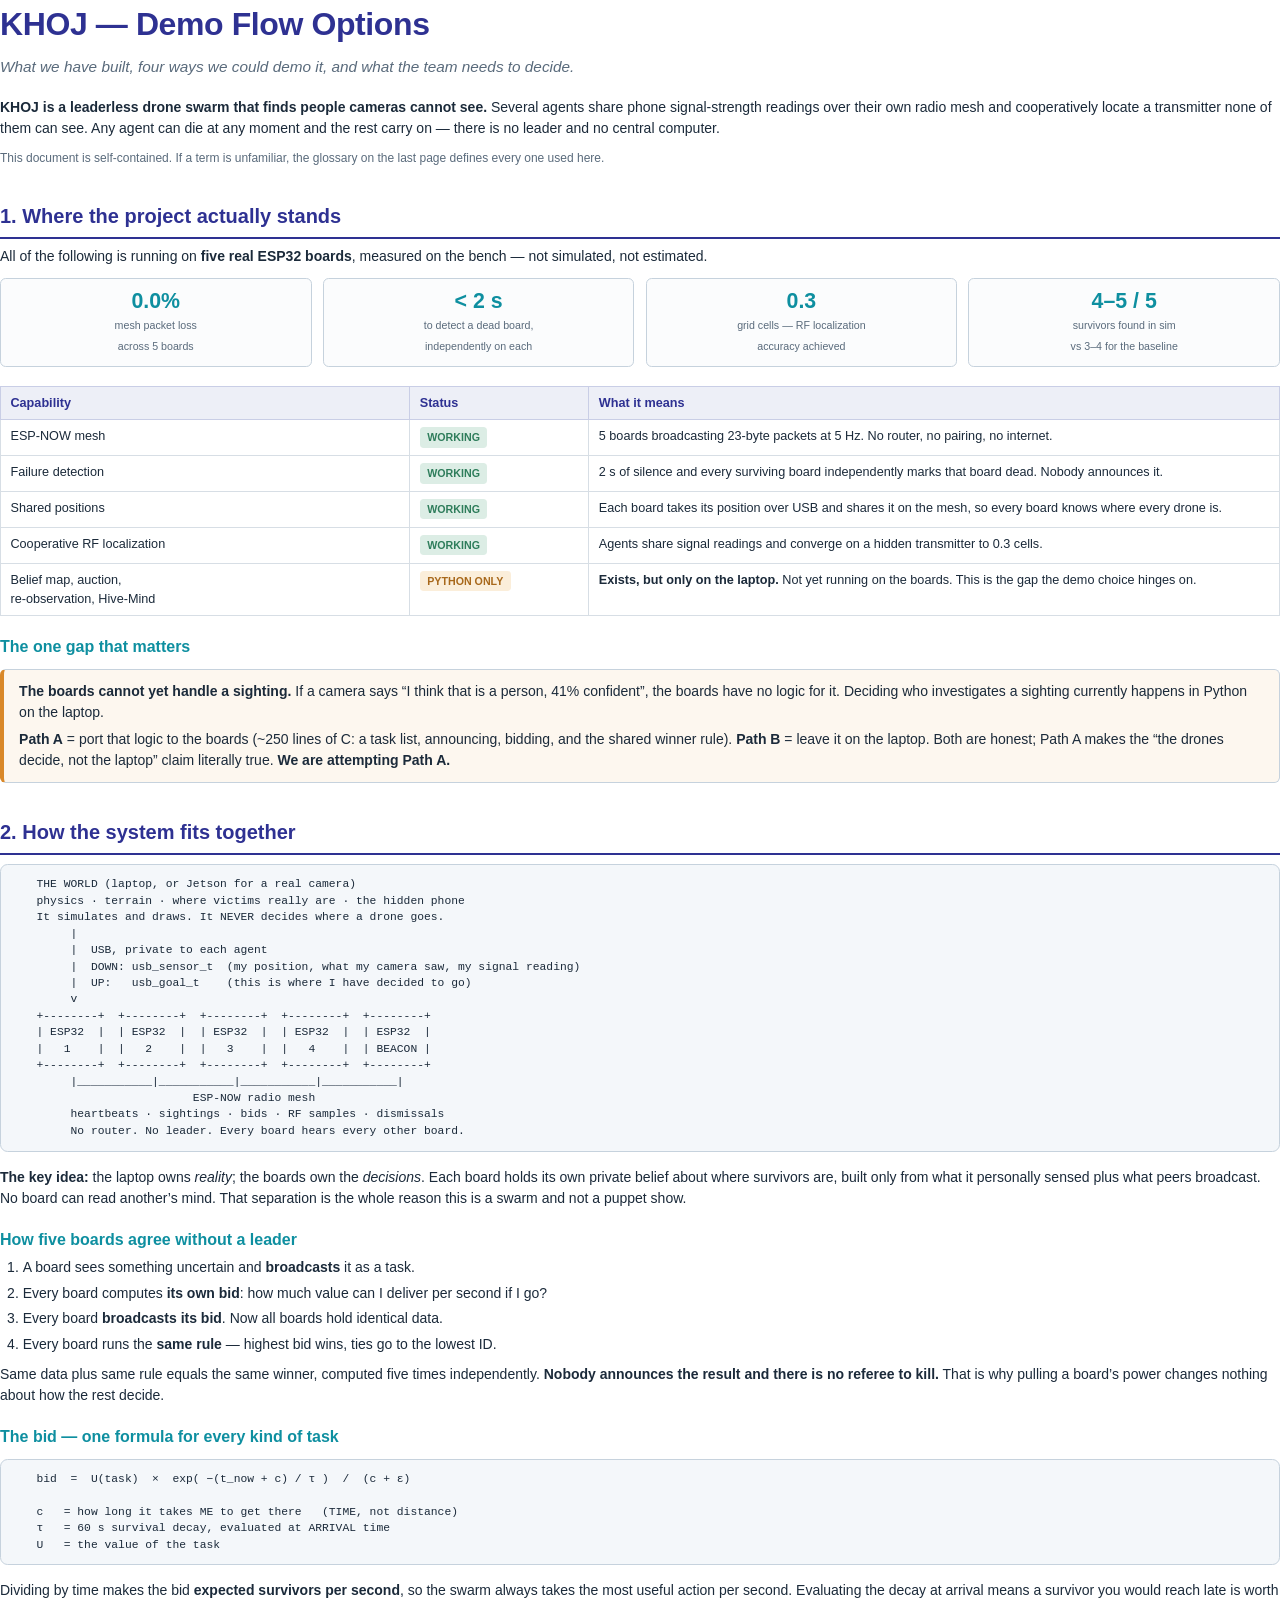
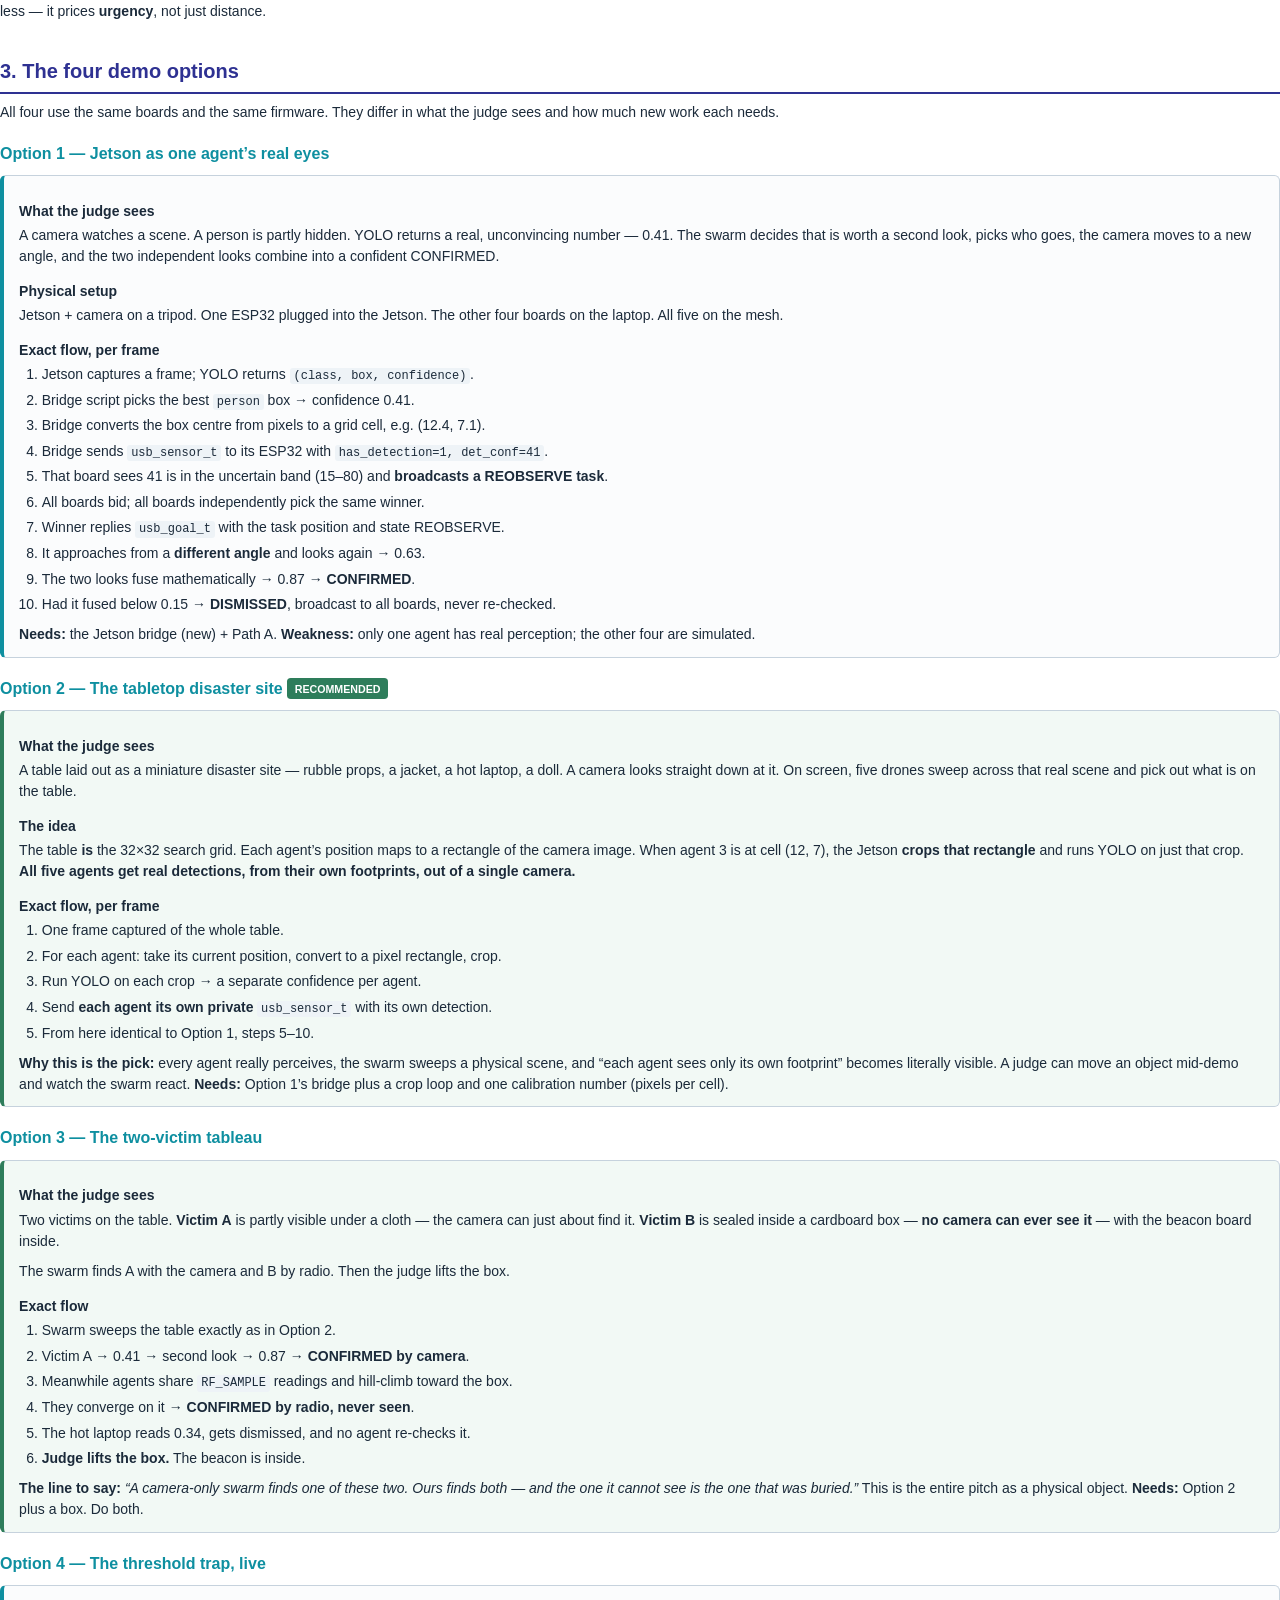
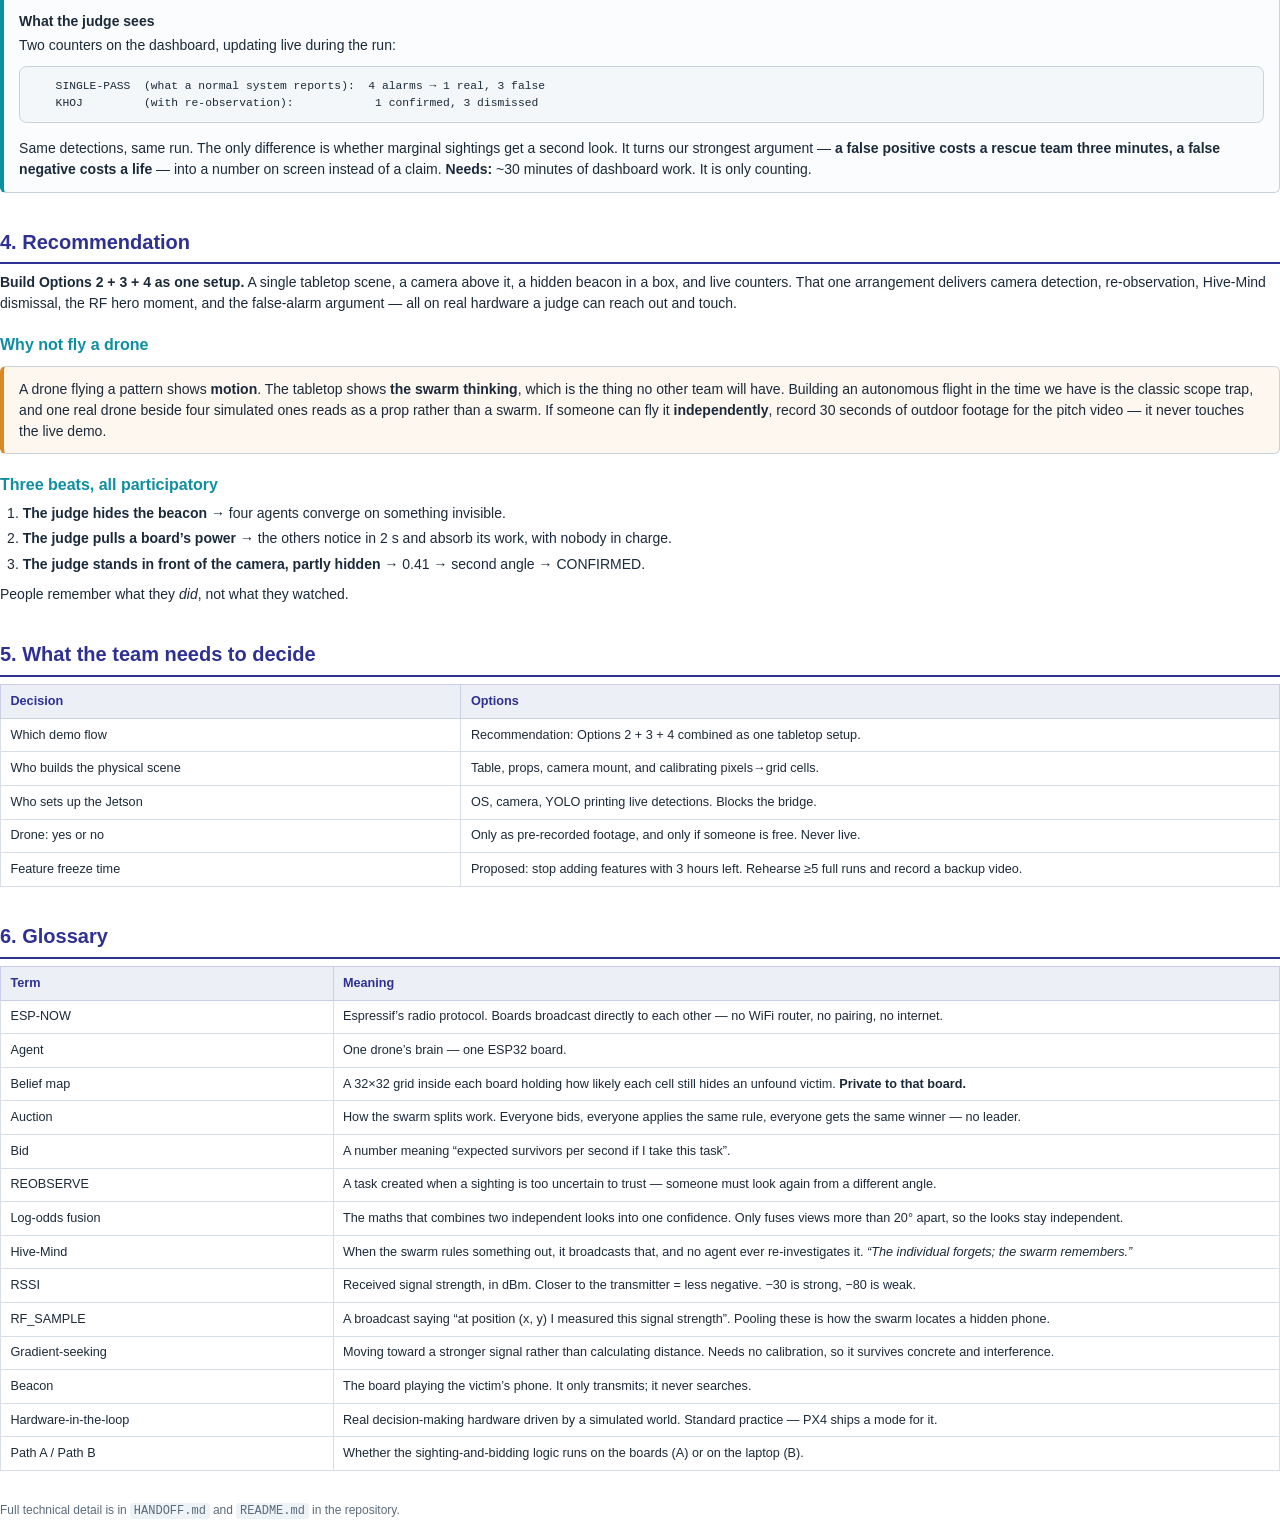
<file: khoj/docs/KHOJ_demo_flows.html>
<!doctype html>
<html><head><meta charset="utf-8"><title>KHOJ — Demo Flow Options</title>
<style>
  @page { size: A4; margin: 16mm 14mm; }
  * { box-sizing: border-box; }
  body { font-family: Calibri, "Segoe UI", Arial, sans-serif; color:#1B2A3A;
         font-size: 10.5pt; line-height: 1.5; margin:0; }
  h1 { font-size: 24pt; color:#2E3192; margin:0 0 2mm 0; letter-spacing:-0.3pt; }
  h2 { font-size: 15pt; color:#2E3192; margin:9mm 0 2mm 0;
       border-bottom:1.5pt solid #2E3192; padding-bottom:1.5mm; }
  h3 { font-size: 12pt; color:#0E8FA0; margin:5mm 0 1.5mm 0; }
  h4 { font-size: 10.5pt; color:#1B2A3A; margin:3.5mm 0 1mm 0; }
  p  { margin:0 0 2.5mm 0; }
  .sub { font-size: 11.5pt; color:#5A6B7C; font-style:italic; margin-bottom:5mm; }
  ul, ol { margin:0 0 2.5mm 0; padding-left: 6mm; }
  li { margin-bottom: 1.2mm; }
  table { width:100%; border-collapse:collapse; margin:2mm 0 4mm 0; font-size:9.5pt; }
  th { background:#EDEFF7; color:#2E3192; text-align:left; padding:1.8mm 2.5mm;
       border:0.5pt solid #C9CEE6; font-weight:bold; }
  td { padding:1.8mm 2.5mm; border:0.5pt solid #D7DEE5; vertical-align:top; }
  .flow { background:#F4F7FA; border:0.75pt solid #C6D2DD; border-radius:2mm;
          padding:3mm 4mm; margin:2.5mm 0 4mm 0; font-family:Consolas,monospace;
          font-size:8.5pt; line-height:1.45; white-space:pre; overflow:hidden; }
  .card { border:0.75pt solid #C6D2DD; border-left:3pt solid #0E8FA0;
          border-radius:1.5mm; padding:3mm 4mm; margin:2.5mm 0 4mm 0; background:#FBFCFD; }
  .card.pick { border-left-color:#2E7D5B; background:#F2F9F5; }
  .card.warn { border-left-color:#D98829; background:#FDF7EF; }
  .tag { display:inline-block; font-size:8pt; font-weight:bold; padding:0.6mm 2mm;
         border-radius:1mm; margin-right:2mm; vertical-align:1px; }
  .t-yes { background:#DCEDE5; color:#2E7D5B; }
  .t-new { background:#FBEEDA; color:#A8681B; }
  .t-pick{ background:#2E7D5B; color:#fff; }
  .kpi { display:flex; gap:3mm; margin:3mm 0 5mm 0; }
  .kpi div { flex:1; border:0.75pt solid #C6D2DD; border-radius:1.5mm;
             padding:2.5mm; text-align:center; background:#FBFCFD; }
  .kpi b { display:block; font-size:16pt; color:#0E8FA0; line-height:1.2; }
  .kpi span { font-size:8pt; color:#5A6B7C; }
  .note { font-size:9pt; color:#5A6B7C; }
  .pb { page-break-before: always; }
  .avoid { page-break-inside: avoid; }
  code { font-family:Consolas,monospace; font-size:9pt; background:#EEF3F7;
         padding:0.3mm 1mm; border-radius:0.8mm; }
</style></head><body>

<h1>KHOJ — Demo Flow Options</h1>
<p class="sub">What we have built, four ways we could demo it, and what the team needs to decide.</p>

<p><b>KHOJ is a leaderless drone swarm that finds people cameras cannot see.</b> Several
agents share phone signal-strength readings over their own radio mesh and cooperatively
locate a transmitter none of them can see. Any agent can die at any moment and the rest
carry on — there is no leader and no central computer.</p>

<p class="note">This document is self-contained. If a term is unfamiliar, the glossary on
the last page defines every one used here.</p>

<h2>1. Where the project actually stands</h2>

<p>All of the following is running on <b>five real ESP32 boards</b>, measured on the bench —
not simulated, not estimated.</p>

<div class="kpi">
  <div><b>0.0%</b><span>mesh packet loss<br>across 5 boards</span></div>
  <div><b>&lt; 2 s</b><span>to detect a dead board,<br>independently on each</span></div>
  <div><b>0.3</b><span>grid cells — RF localization<br>accuracy achieved</span></div>
  <div><b>4–5 / 5</b><span>survivors found in sim<br>vs 3–4 for the baseline</span></div>
</div>

<table>
<tr><th style="width:32%">Capability</th><th style="width:14%">Status</th><th>What it means</th></tr>
<tr><td>ESP-NOW mesh</td><td><span class="tag t-yes">WORKING</span></td>
    <td>5 boards broadcasting 23-byte packets at 5 Hz. No router, no pairing, no internet.</td></tr>
<tr><td>Failure detection</td><td><span class="tag t-yes">WORKING</span></td>
    <td>2 s of silence and every surviving board independently marks that board dead. Nobody announces it.</td></tr>
<tr><td>Shared positions</td><td><span class="tag t-yes">WORKING</span></td>
    <td>Each board takes its position over USB and shares it on the mesh, so every board knows where every drone is.</td></tr>
<tr><td>Cooperative RF localization</td><td><span class="tag t-yes">WORKING</span></td>
    <td>Agents share signal readings and converge on a hidden transmitter to 0.3 cells.</td></tr>
<tr><td>Belief map, auction,<br>re-observation, Hive-Mind</td><td><span class="tag t-new">PYTHON ONLY</span></td>
    <td><b>Exists, but only on the laptop.</b> Not yet running on the boards. This is the gap the demo choice hinges on.</td></tr>
</table>

<h3>The one gap that matters</h3>
<div class="card warn">
<p style="margin-bottom:1.5mm"><b>The boards cannot yet handle a sighting.</b> If a camera says
“I think that is a person, 41% confident”, the boards have no logic for it. Deciding who
investigates a sighting currently happens in Python on the laptop.</p>
<p style="margin:0"><b>Path A</b> = port that logic to the boards (~250 lines of C: a task list,
announcing, bidding, and the shared winner rule). <b>Path B</b> = leave it on the laptop.
Both are honest; Path A makes the “the drones decide, not the laptop” claim literally true.
<b>We are attempting Path A.</b></p>
</div>

<h2 class="pb">2. How the system fits together</h2>

<div class="flow">   THE WORLD (laptop, or Jetson for a real camera)
   physics · terrain · where victims really are · the hidden phone
   It simulates and draws. It NEVER decides where a drone goes.
        |
        |  USB, private to each agent
        |  DOWN: usb_sensor_t  (my position, what my camera saw, my signal reading)
        |  UP:   usb_goal_t    (this is where I have decided to go)
        v
   +--------+  +--------+  +--------+  +--------+  +--------+
   | ESP32  |  | ESP32  |  | ESP32  |  | ESP32  |  | ESP32  |
   |   1    |  |   2    |  |   3    |  |   4    |  | BEACON |
   +--------+  +--------+  +--------+  +--------+  +--------+
        |___________|___________|___________|___________|
                          ESP-NOW radio mesh
        heartbeats · sightings · bids · RF samples · dismissals
        No router. No leader. Every board hears every other board.</div>

<p><b>The key idea:</b> the laptop owns <i>reality</i>; the boards own the <i>decisions</i>.
Each board holds its own private belief about where survivors are, built only from what it
personally sensed plus what peers broadcast. No board can read another’s mind. That
separation is the whole reason this is a swarm and not a puppet show.</p>

<h3>How five boards agree without a leader</h3>
<ol>
<li>A board sees something uncertain and <b>broadcasts</b> it as a task.</li>
<li>Every board computes <b>its own bid</b>: how much value can I deliver per second if I go?</li>
<li>Every board <b>broadcasts its bid</b>. Now all boards hold identical data.</li>
<li>Every board runs the <b>same rule</b> — highest bid wins, ties go to the lowest ID.</li>
</ol>
<p>Same data plus same rule equals the same winner, computed five times independently.
<b>Nobody announces the result and there is no referee to kill.</b> That is why pulling a
board’s power changes nothing about how the rest decide.</p>

<h3>The bid — one formula for every kind of task</h3>
<div class="flow">   bid  =  U(task)  ×  exp( −(t_now + c) / τ )  /  (c + ε)

   c   = how long it takes ME to get there   (TIME, not distance)
   τ   = 60 s survival decay, evaluated at ARRIVAL time
   U   = the value of the task</div>
<p>Dividing by time makes the bid <b>expected survivors per second</b>, so the swarm always
takes the most useful action per second. Evaluating the decay at arrival means a survivor
you would reach late is worth less — it prices <b>urgency</b>, not just distance.</p>

<h2 class="pb">3. The four demo options</h2>

<p>All four use the same boards and the same firmware. They differ in what the judge sees
and how much new work each needs.</p>

<h3>Option 1 — Jetson as one agent’s real eyes</h3>
<div class="card">
<h4>What the judge sees</h4>
<p>A camera watches a scene. A person is partly hidden. YOLO returns a real, unconvincing
number — 0.41. The swarm decides that is worth a second look, picks who goes, the camera
moves to a new angle, and the two independent looks combine into a confident CONFIRMED.</p>

<h4>Physical setup</h4>
<p>Jetson + camera on a tripod. One ESP32 plugged into the Jetson. The other four boards
on the laptop. All five on the mesh.</p>

<h4>Exact flow, per frame</h4>
<ol>
<li>Jetson captures a frame; YOLO returns <code>(class, box, confidence)</code>.</li>
<li>Bridge script picks the best <code>person</code> box → confidence 0.41.</li>
<li>Bridge converts the box centre from pixels to a grid cell, e.g. (12.4, 7.1).</li>
<li>Bridge sends <code>usb_sensor_t</code> to its ESP32 with <code>has_detection=1, det_conf=41</code>.</li>
<li>That board sees 41 is in the uncertain band (15–80) and <b>broadcasts a REOBSERVE task</b>.</li>
<li>All boards bid; all boards independently pick the same winner.</li>
<li>Winner replies <code>usb_goal_t</code> with the task position and state REOBSERVE.</li>
<li>It approaches from a <b>different angle</b> and looks again → 0.63.</li>
<li>The two looks fuse mathematically → 0.87 → <b>CONFIRMED</b>.</li>
<li>Had it fused below 0.15 → <b>DISMISSED</b>, broadcast to all boards, never re-checked.</li>
</ol>
<p style="margin-bottom:0"><b>Needs:</b> the Jetson bridge (new) + Path A. <b>Weakness:</b> only one
agent has real perception; the other four are simulated.</p>
</div>

<h3>Option 2 — The tabletop disaster site <span class="tag t-pick">RECOMMENDED</span></h3>
<div class="card pick">
<h4>What the judge sees</h4>
<p>A table laid out as a miniature disaster site — rubble props, a jacket, a hot laptop, a
doll. A camera looks straight down at it. On screen, five drones sweep across that real
scene and pick out what is on the table.</p>

<h4>The idea</h4>
<p>The table <b>is</b> the 32×32 search grid. Each agent’s position maps to a rectangle of
the camera image. When agent 3 is at cell (12, 7), the Jetson <b>crops that rectangle</b> and
runs YOLO on just that crop. <b>All five agents get real detections, from their own
footprints, out of a single camera.</b></p>

<h4>Exact flow, per frame</h4>
<ol>
<li>One frame captured of the whole table.</li>
<li>For each agent: take its current position, convert to a pixel rectangle, crop.</li>
<li>Run YOLO on each crop → a separate confidence per agent.</li>
<li>Send <b>each agent its own private</b> <code>usb_sensor_t</code> with its own detection.</li>
<li>From here identical to Option 1, steps 5–10.</li>
</ol>
<p style="margin-bottom:0"><b>Why this is the pick:</b> every agent really perceives, the swarm
sweeps a physical scene, and “each agent sees only its own footprint” becomes literally
visible. A judge can move an object mid-demo and watch the swarm react.
<b>Needs:</b> Option 1’s bridge plus a crop loop and one calibration number (pixels per cell).</p>
</div>

<h3 class="pb">Option 3 — The two-victim tableau</h3>
<div class="card pick">
<h4>What the judge sees</h4>
<p>Two victims on the table. <b>Victim A</b> is partly visible under a cloth — the camera can
just about find it. <b>Victim B</b> is sealed inside a cardboard box — <b>no camera can ever see
it</b> — with the beacon board inside.</p>
<p>The swarm finds A with the camera and B by radio. Then the judge lifts the box.</p>

<h4>Exact flow</h4>
<ol>
<li>Swarm sweeps the table exactly as in Option 2.</li>
<li>Victim A → 0.41 → second look → 0.87 → <b>CONFIRMED by camera</b>.</li>
<li>Meanwhile agents share <code>RF_SAMPLE</code> readings and hill-climb toward the box.</li>
<li>They converge on it → <b>CONFIRMED by radio, never seen</b>.</li>
<li>The hot laptop reads 0.34, gets dismissed, and no agent re-checks it.</li>
<li><b>Judge lifts the box.</b> The beacon is inside.</li>
</ol>
<p style="margin-bottom:0"><b>The line to say:</b> <i>“A camera-only swarm finds one of these two.
Ours finds both — and the one it cannot see is the one that was buried.”</i>
This is the entire pitch as a physical object. <b>Needs:</b> Option 2 plus a box. Do both.</p>
</div>

<h3>Option 4 — The threshold trap, live</h3>
<div class="card">
<h4>What the judge sees</h4>
<p>Two counters on the dashboard, updating live during the run:</p>
<div class="flow">   SINGLE-PASS  (what a normal system reports):  4 alarms → 1 real, 3 false
   KHOJ         (with re-observation):            1 confirmed, 3 dismissed</div>
<p style="margin-bottom:0">Same detections, same run. The only difference is whether marginal
sightings get a second look. It turns our strongest argument — <b>a false positive costs a
rescue team three minutes, a false negative costs a life</b> — into a number on screen instead
of a claim. <b>Needs:</b> ~30 minutes of dashboard work. It is only counting.</p>
</div>

<h2>4. Recommendation</h2>
<p><b>Build Options 2 + 3 + 4 as one setup.</b> A single tabletop scene, a camera above it, a
hidden beacon in a box, and live counters. That one arrangement delivers camera detection,
re-observation, Hive-Mind dismissal, the RF hero moment, and the false-alarm argument — all
on real hardware a judge can reach out and touch.</p>

<h3>Why not fly a drone</h3>
<div class="card warn">
<p style="margin:0">A drone flying a pattern shows <b>motion</b>. The tabletop shows <b>the swarm
thinking</b>, which is the thing no other team will have. Building an autonomous flight in the
time we have is the classic scope trap, and one real drone beside four simulated ones reads
as a prop rather than a swarm. If someone can fly it <b>independently</b>, record 30 seconds of
outdoor footage for the pitch video — it never touches the live demo.</p>
</div>

<h3>Three beats, all participatory</h3>
<ol>
<li><b>The judge hides the beacon</b> → four agents converge on something invisible.</li>
<li><b>The judge pulls a board’s power</b> → the others notice in 2 s and absorb its work, with nobody in charge.</li>
<li><b>The judge stands in front of the camera, partly hidden</b> → 0.41 → second angle → CONFIRMED.</li>
</ol>
<p>People remember what they <i>did</i>, not what they watched.</p>

<h2>5. What the team needs to decide</h2>
<table>
<tr><th style="width:36%">Decision</th><th>Options</th></tr>
<tr><td>Which demo flow</td><td>Recommendation: Options 2 + 3 + 4 combined as one tabletop setup.</td></tr>
<tr><td>Who builds the physical scene</td><td>Table, props, camera mount, and calibrating pixels→grid cells.</td></tr>
<tr><td>Who sets up the Jetson</td><td>OS, camera, YOLO printing live detections. Blocks the bridge.</td></tr>
<tr><td>Drone: yes or no</td><td>Only as pre-recorded footage, and only if someone is free. Never live.</td></tr>
<tr><td>Feature freeze time</td><td>Proposed: stop adding features with 3 hours left. Rehearse ≥5 full runs and record a backup video.</td></tr>
</table>

<h2 class="pb">6. Glossary</h2>
<table>
<tr><th style="width:26%">Term</th><th>Meaning</th></tr>
<tr><td>ESP-NOW</td><td>Espressif’s radio protocol. Boards broadcast directly to each other — no WiFi router, no pairing, no internet.</td></tr>
<tr><td>Agent</td><td>One drone’s brain — one ESP32 board.</td></tr>
<tr><td>Belief map</td><td>A 32×32 grid inside each board holding how likely each cell still hides an unfound victim. <b>Private to that board.</b></td></tr>
<tr><td>Auction</td><td>How the swarm splits work. Everyone bids, everyone applies the same rule, everyone gets the same winner — no leader.</td></tr>
<tr><td>Bid</td><td>A number meaning “expected survivors per second if I take this task”.</td></tr>
<tr><td>REOBSERVE</td><td>A task created when a sighting is too uncertain to trust — someone must look again from a different angle.</td></tr>
<tr><td>Log-odds fusion</td><td>The maths that combines two independent looks into one confidence. Only fuses views more than 20° apart, so the looks stay independent.</td></tr>
<tr><td>Hive-Mind</td><td>When the swarm rules something out, it broadcasts that, and no agent ever re-investigates it. <i>“The individual forgets; the swarm remembers.”</i></td></tr>
<tr><td>RSSI</td><td>Received signal strength, in dBm. Closer to the transmitter = less negative. −30 is strong, −80 is weak.</td></tr>
<tr><td>RF_SAMPLE</td><td>A broadcast saying “at position (x, y) I measured this signal strength”. Pooling these is how the swarm locates a hidden phone.</td></tr>
<tr><td>Gradient-seeking</td><td>Moving toward a stronger signal rather than calculating distance. Needs no calibration, so it survives concrete and interference.</td></tr>
<tr><td>Beacon</td><td>The board playing the victim’s phone. It only transmits; it never searches.</td></tr>
<tr><td>Hardware-in-the-loop</td><td>Real decision-making hardware driven by a simulated world. Standard practice — PX4 ships a mode for it.</td></tr>
<tr><td>Path A / Path B</td><td>Whether the sighting-and-bidding logic runs on the boards (A) or on the laptop (B).</td></tr>
</table>

<p class="note" style="margin-top:8mm">Full technical detail is in <code>HANDOFF.md</code> and
<code>README.md</code> in the repository.</p>

</body></html>
</file>
<file: styles.css>
:root {
  --bg: #0d1115;
  --bg-2: #121a20;
  --panel: #121a1f;
  --panel-alt: #0f171b;
  --panel-border: rgba(181, 196, 210, 0.14);
  --text: #edf3f5;
  --muted: #9ca9b3;
  --subtle: #697983;
  --grid: rgba(255, 255, 255, 0.05);
  --base-terrain: #17262d;
  --terrain-alt: #1d3239;
  --obstacle: #2a3b43;
  --search: rgba(255, 191, 75, 0.12);
  --search-strong: rgba(255, 191, 75, 0.22);
  --survivor: #f0675f;
  --survivor-confirmed: #ff4a4a;
  --searching: #efc76b;
  --reobserving: #7db7ff;
  --returning: #f39b63;
  --idle: #8d9aa5;
  --lost: #d95d5d;
  --warning: #f7b955;
}

* {
  box-sizing: border-box;
}

html, body {
  margin: 0;
  padding: 0;
  background: var(--bg);
  color: var(--text);
  font-family: "Segoe UI", Tahoma, Geneva, Verdana, sans-serif;
  min-height: 100vh;
}

body {
  padding: 14px;
}

.app-shell {
  max-width: 1700px;
  margin: 0 auto;
}

.topbar {
  display: flex;
  justify-content: space-between;
  align-items: center;
  background: var(--panel);
  border: 1px solid var(--panel-border);
  padding: 12px 18px;
  margin-bottom: 12px;
}

.brand-block {
  display: flex;
  flex-direction: column;
  gap: 2px;
}

.brand-name {
  font-size: 1.3rem;
  font-weight: 700;
  letter-spacing: 0.18em;
}

.brand-subtitle {
  color: var(--muted);
  font-size: 0.72rem;
  letter-spacing: 0.12em;
}

.status-strip {
  display: flex;
  align-items: center;
  gap: 12px;
  flex-wrap: wrap;
}

.status-pill {
  display: inline-flex;
  align-items: center;
  gap: 8px;
  padding: 6px 10px;
  border-radius: 999px;
  border: 1px solid var(--panel-border);
  font-size: 0.72rem;
  letter-spacing: 0.08em;
  text-transform: uppercase;
}

.status-live {
  background: rgba(99, 184, 120, 0.08);
  border-color: rgba(99, 184, 120, 0.36);
  color: #a4d8b0;
}

.status-connecting {
  background: rgba(247, 185, 85, 0.08);
  border-color: rgba(247, 185, 85, 0.32);
  color: var(--warning);
}

.status-disconnected {
  background: rgba(217, 93, 93, 0.08);
  border-color: rgba(217, 93, 93, 0.36);
  color: #f0b0b0;
}

.dot {
  display: inline-block;
  width: 8px;
  height: 8px;
  background: currentColor;
  border-radius: 50%;
}

.header-metric {
  display: flex;
  flex-direction: column;
  min-width: 110px;
  padding: 4px 0;
  border-left: 1px solid var(--panel-border);
  padding-left: 12px;
}

.header-metric .label {
  color: var(--muted);
  font-size: 0.68rem;
  letter-spacing: 0.1em;
  text-transform: uppercase;
}

.dashboard-layout {
  display: grid;
  grid-template-columns: minmax(0, 3.2fr) minmax(290px, 1fr);
  gap: 12px;
  min-height: 72vh;
}

.panel {
  background: var(--panel);
  border: 1px solid var(--panel-border);
}

.map-panel {
  padding: 10px;
}

.panel-header {
  display: flex;
  align-items: center;
  justify-content: space-between;
  padding: 10px 12px 8px;
  border-bottom: 1px solid var(--panel-border);
}

.panel-header.compact {
  padding-top: 6px;
}

.eyebrow {
  color: var(--muted);
  font-size: 0.68rem;
  letter-spacing: 0.12em;
  text-transform: uppercase;
}

.map-meta {
  display: flex;
  align-items: center;
  gap: 12px;
  color: var(--muted);
  font-size: 0.72rem;
}

#mapCanvas {
  width: 100%;
  height: 690px;
  display: block;
  background: linear-gradient(180deg, var(--panel-alt), var(--bg));
  border: 1px solid rgba(255, 255, 255, 0.04);
}

.map-legend {
  display: flex;
  flex-wrap: wrap;
  gap: 12px;
  padding: 10px 10px 4px;
  color: var(--muted);
  font-size: 0.72rem;
}

.map-legend > div {
  display: inline-flex;
  align-items: center;
  gap: 8px;
}

.legend-swatch {
  display: inline-block;
  width: 12px;
  height: 12px;
  border-radius: 2px;
}

.legend-swatch.drone-searching { background: var(--searching); }
.legend-swatch.drone-reobserving { background: var(--reobserving); }
.legend-swatch.drone-returning { background: var(--returning); }
.legend-swatch.survivor { background: var(--survivor); }

.side-stack {
  display: flex;
  flex-direction: column;
  gap: 12px;
}

.drone-list, .small-list {
  padding: 10px 10px 12px;
}

.drone-row {
  display: grid;
  grid-template-columns: 40px 1fr auto;
  gap: 8px;
  align-items: center;
  padding: 8px 8px;
  border: 1px solid transparent;
  border-radius: 6px;
  background: rgba(255, 255, 255, 0.01);
  margin-bottom: 8px;
  cursor: pointer;
  transition: border-color 0.15s ease, background 0.15s ease;
}

.drone-row:hover,
.drone-row.selected {
  border-color: rgba(255, 255, 255, 0.14);
  background: rgba(255, 255, 255, 0.025);
}

.drone-id {
  font-weight: 700;
  color: var(--text);
}

.drone-meta {
  display: flex;
  flex-direction: column;
  gap: 3px;
}

.drone-main {
  display: flex;
  align-items: center;
  justify-content: space-between;
  gap: 10px;
}

.drone-state {
  font-size: 0.72rem;
  letter-spacing: 0.08em;
  text-transform: uppercase;
  color: var(--muted);
}

.drone-battery {
  color: var(--muted);
  font-size: 0.7rem;
}

.drone-searching { color: var(--searching); }
.drone-reobserving { color: var(--reobserving); }
.drone-returning { color: var(--returning); }
.drone-idle { color: var(--idle); }
.drone-bidding { color: #d6dce1; }
.drone-solo { color: #73cbd1; }
.drone-quarantined { color: #c58cff; }
.drone-dead { color: #69737b; }
.drone-lost { color: var(--lost); }

.small-item {
  padding: 8px 8px 8px 0;
  border-bottom: 1px solid rgba(255, 255, 255, 0.04);
  color: var(--muted);
  font-size: 0.78rem;
}

.small-item:last-child {
  border-bottom: none;
}

.small-item strong {
  color: var(--text);
}

.bottom-grid {
  display: grid;
  grid-template-columns: repeat(4, minmax(180px, 1fr));
  gap: 12px;
  margin-top: 12px;
}

.stat-panel {
  padding: 10px 12px 12px;
}

.stat-value {
  font-size: 2rem;
  font-weight: 700;
  margin-top: 10px;
}

.stat-foot {
  color: var(--muted);
  font-size: 0.72rem;
  margin-top: 8px;
}

.status-block {
  margin-top: 12px;
  display: flex;
  flex-direction: column;
  gap: 8px;
  color: var(--muted);
  font-size: 0.8rem;
}

.status-line {
  display: flex;
  justify-content: space-between;
  gap: 12px;
  border-bottom: 1px solid rgba(255, 255, 255, 0.04);
  padding-bottom: 6px;
}

.status-line:last-child {
  border-bottom: none;
}

.status-line .label {
  color: var(--muted);
}

.detail-panel {
  position: fixed;
  right: 18px;
  bottom: 18px;
  width: 320px;
  background: rgba(18, 26, 31, 0.96);
  border: 1px solid var(--panel-border);
  box-shadow: 0 10px 40px rgba(0, 0, 0, 0.35);
  display: none;
}

.detail-panel.visible {
  display: block;
}

.detail-header {
  display: flex;
  align-items: center;
  justify-content: space-between;
  padding: 10px 12px;
  border-bottom: 1px solid var(--panel-border);
}

#detailTitle {
  font-weight: 700;
}

#closeDetail {
  background: transparent;
  border: none;
  color: var(--muted);
  font-size: 1.4rem;
  cursor: pointer;
}

.detail-body {
  padding: 12px;
  display: grid;
  gap: 8px;
  color: var(--muted);
  font-size: 0.8rem;
}

.detail-body .row {
  display: flex;
  justify-content: space-between;
  gap: 12px;
  border-bottom: 1px solid rgba(255,255,255,0.04);
  padding-bottom: 6px;
}

.detail-body .row span:first-child {
  color: var(--muted);
}

.hidden {
  display: none !important;
}

@media (max-width: 1024px) {
  .dashboard-layout {
    grid-template-columns: 1fr;
  }

  .bottom-grid {
    grid-template-columns: repeat(2, minmax(180px, 1fr));
  }
}

@media (max-width: 640px) {
  body {
    padding: 8px;
  }

  .topbar {
    flex-direction: column;
    align-items: flex-start;
    gap: 10px;
  }

  .bottom-grid {
    grid-template-columns: 1fr;
  }

  #mapCanvas {
    height: 480px;
  }
}
</file>
<file: frontend/styles.css>
:root {
  --bg: #0d1115;
  --bg-2: #121a20;
  --panel: #121a1f;
  --panel-alt: #0f171b;
  --panel-border: rgba(181, 196, 210, 0.14);
  --text: #edf3f5;
  --muted: #9ca9b3;
  --subtle: #697983;
  --grid: rgba(255, 255, 255, 0.05);
  --base-terrain: #17262d;
  --terrain-alt: #1d3239;
  --obstacle: #2a3b43;
  --search: rgba(255, 191, 75, 0.12);
  --search-strong: rgba(255, 191, 75, 0.22);
  --survivor: #f0675f;
  --survivor-confirmed: #ff4a4a;
  --searching: #efc76b;
  --reobserving: #7db7ff;
  --returning: #f39b63;
  --idle: #8d9aa5;
  --lost: #d95d5d;
  --warning: #f7b955;
}

* {
  box-sizing: border-box;
}

html, body {
  margin: 0;
  padding: 0;
  background: var(--bg);
  color: var(--text);
  font-family: "Segoe UI", Tahoma, Geneva, Verdana, sans-serif;
  min-height: 100vh;
}

body {
  padding: 14px;
}

.app-shell {
  max-width: 1700px;
  margin: 0 auto;
}

.topbar {
  display: flex;
  justify-content: space-between;
  align-items: center;
  background: var(--panel);
  border: 1px solid var(--panel-border);
  padding: 12px 18px;
  margin-bottom: 12px;
}

.brand-block {
  display: flex;
  flex-direction: column;
  gap: 2px;
}

.brand-name {
  font-size: 1.3rem;
  font-weight: 700;
  letter-spacing: 0.18em;
}

.brand-subtitle {
  color: var(--muted);
  font-size: 0.72rem;
  letter-spacing: 0.12em;
}

.status-strip {
  display: flex;
  align-items: center;
  gap: 12px;
  flex-wrap: wrap;
}

.status-pill {
  display: inline-flex;
  align-items: center;
  gap: 8px;
  padding: 6px 10px;
  border-radius: 999px;
  border: 1px solid var(--panel-border);
  font-size: 0.72rem;
  letter-spacing: 0.08em;
  text-transform: uppercase;
}

.status-live {
  background: rgba(99, 184, 120, 0.08);
  border-color: rgba(99, 184, 120, 0.36);
  color: #a4d8b0;
}

.status-connecting {
  background: rgba(247, 185, 85, 0.08);
  border-color: rgba(247, 185, 85, 0.32);
  color: var(--warning);
}

.status-disconnected {
  background: rgba(217, 93, 93, 0.08);
  border-color: rgba(217, 93, 93, 0.36);
  color: #f0b0b0;
}

.dot {
  display: inline-block;
  width: 8px;
  height: 8px;
  background: currentColor;
  border-radius: 50%;
}

.header-metric {
  display: flex;
  flex-direction: column;
  min-width: 110px;
  padding: 4px 0;
  border-left: 1px solid var(--panel-border);
  padding-left: 12px;
}

.header-metric .label {
  color: var(--muted);
  font-size: 0.68rem;
  letter-spacing: 0.1em;
  text-transform: uppercase;
}

.restart-button {
  align-self: stretch;
  padding: 6px 10px;
  border: 1px solid rgba(247, 185, 85, 0.32);
  border-radius: 4px;
  background: rgba(247, 185, 85, 0.08);
  color: var(--warning);
  font: inherit;
  font-size: 0.72rem;
  letter-spacing: 0.08em;
  cursor: pointer;
}

.restart-button:disabled {
  cursor: wait;
  opacity: 0.65;
}

.dashboard-layout {
  display: grid;
  grid-template-columns: minmax(0, 3.2fr) minmax(290px, 1fr);
  gap: 12px;
  min-height: 72vh;
}

.panel {
  background: var(--panel);
  border: 1px solid var(--panel-border);
}

.map-panel {
  padding: 10px;
}

.panel-header {
  display: flex;
  align-items: center;
  justify-content: space-between;
  padding: 10px 12px 8px;
  border-bottom: 1px solid var(--panel-border);
}

.panel-header.compact {
  padding-top: 6px;
}

.eyebrow {
  color: var(--muted);
  font-size: 0.68rem;
  letter-spacing: 0.12em;
  text-transform: uppercase;
}

.map-meta {
  display: flex;
  align-items: center;
  gap: 12px;
  color: var(--muted);
  font-size: 0.72rem;
}

#mapCanvas {
  width: 100%;
  height: 690px;
  display: block;
  background: linear-gradient(180deg, var(--panel-alt), var(--bg));
  border: 1px solid rgba(255, 255, 255, 0.04);
}

.map-legend {
  display: flex;
  flex-wrap: wrap;
  gap: 12px;
  padding: 10px 10px 4px;
  color: var(--muted);
  font-size: 0.72rem;
}

.map-legend > div {
  display: inline-flex;
  align-items: center;
  gap: 8px;
}

.legend-swatch {
  display: inline-block;
  width: 12px;
  height: 12px;
  border-radius: 2px;
}

.legend-swatch.drone-searching { background: var(--searching); }
.legend-swatch.drone-reobserving { background: var(--reobserving); }
.legend-swatch.drone-returning { background: var(--returning); }
.legend-swatch.survivor { background: var(--survivor); }

.side-stack {
  display: flex;
  flex-direction: column;
  gap: 12px;
}

.drone-list, .small-list {
  padding: 10px 10px 12px;
}

.drone-row {
  display: grid;
  grid-template-columns: 40px 1fr auto;
  gap: 8px;
  align-items: center;
  padding: 8px 8px;
  border: 1px solid transparent;
  border-radius: 6px;
  background: rgba(255, 255, 255, 0.01);
  margin-bottom: 8px;
  cursor: pointer;
  transition: border-color 0.15s ease, background 0.15s ease;
}

.drone-row:hover,
.drone-row.selected {
  border-color: rgba(255, 255, 255, 0.14);
  background: rgba(255, 255, 255, 0.025);
}

.drone-id {
  font-weight: 700;
  color: var(--text);
}

.drone-meta {
  display: flex;
  flex-direction: column;
  gap: 3px;
}

.drone-main {
  display: flex;
  align-items: center;
  justify-content: space-between;
  gap: 10px;
}

.drone-state {
  font-size: 0.72rem;
  letter-spacing: 0.08em;
  text-transform: uppercase;
  color: var(--muted);
}

.drone-battery {
  color: var(--muted);
  font-size: 0.7rem;
}

.drone-searching { color: var(--searching); }
.drone-reobserving { color: var(--reobserving); }
.drone-returning { color: var(--returning); }
.drone-idle { color: var(--idle); }
.drone-bidding { color: #d6dce1; }
.drone-solo { color: #73cbd1; }
.drone-quarantined { color: #c58cff; }
.drone-dead { color: #69737b; }
.drone-lost { color: var(--lost); }

.small-item {
  padding: 8px 8px 8px 0;
  border-bottom: 1px solid rgba(255, 255, 255, 0.04);
  color: var(--muted);
  font-size: 0.78rem;
}

.small-item:last-child {
  border-bottom: none;
}

.small-item strong {
  color: var(--text);
}

.bottom-grid {
  display: grid;
  grid-template-columns: repeat(4, minmax(180px, 1fr));
  gap: 12px;
  margin-top: 12px;
}

.stat-panel {
  padding: 10px 12px 12px;
}

.stat-value {
  font-size: 2rem;
  font-weight: 700;
  margin-top: 10px;
}

.stat-foot {
  color: var(--muted);
  font-size: 0.72rem;
  margin-top: 8px;
}

.status-block {
  margin-top: 12px;
  display: flex;
  flex-direction: column;
  gap: 8px;
  color: var(--muted);
  font-size: 0.8rem;
}

.status-line {
  display: flex;
  justify-content: space-between;
  gap: 12px;
  border-bottom: 1px solid rgba(255, 255, 255, 0.04);
  padding-bottom: 6px;
}

.status-line:last-child {
  border-bottom: none;
}

.status-line .label {
  color: var(--muted);
}

.detail-panel {
  position: fixed;
  right: 18px;
  bottom: 18px;
  width: 320px;
  background: rgba(18, 26, 31, 0.96);
  border: 1px solid var(--panel-border);
  box-shadow: 0 10px 40px rgba(0, 0, 0, 0.35);
  display: none;
}

.detail-panel.visible {
  display: block;
}

.detail-header {
  display: flex;
  align-items: center;
  justify-content: space-between;
  padding: 10px 12px;
  border-bottom: 1px solid var(--panel-border);
}

#detailTitle {
  font-weight: 700;
}

#closeDetail {
  background: transparent;
  border: none;
  color: var(--muted);
  font-size: 1.4rem;
  cursor: pointer;
}

.detail-body {
  padding: 12px;
  display: grid;
  gap: 8px;
  color: var(--muted);
  font-size: 0.8rem;
}

.detail-body .row {
  display: flex;
  justify-content: space-between;
  gap: 12px;
  border-bottom: 1px solid rgba(255,255,255,0.04);
  padding-bottom: 6px;
}

.detail-body .row span:first-child {
  color: var(--muted);
}

.hidden {
  display: none !important;
}

@media (max-width: 1024px) {
  .dashboard-layout {
    grid-template-columns: 1fr;
  }

  .bottom-grid {
    grid-template-columns: repeat(2, minmax(180px, 1fr));
  }
}

@media (max-width: 640px) {
  body {
    padding: 8px;
  }

  .topbar {
    flex-direction: column;
    align-items: flex-start;
    gap: 10px;
  }

  .bottom-grid {
    grid-template-columns: 1fr;
  }

  #mapCanvas {
    height: 480px;
  }
}
</file>
